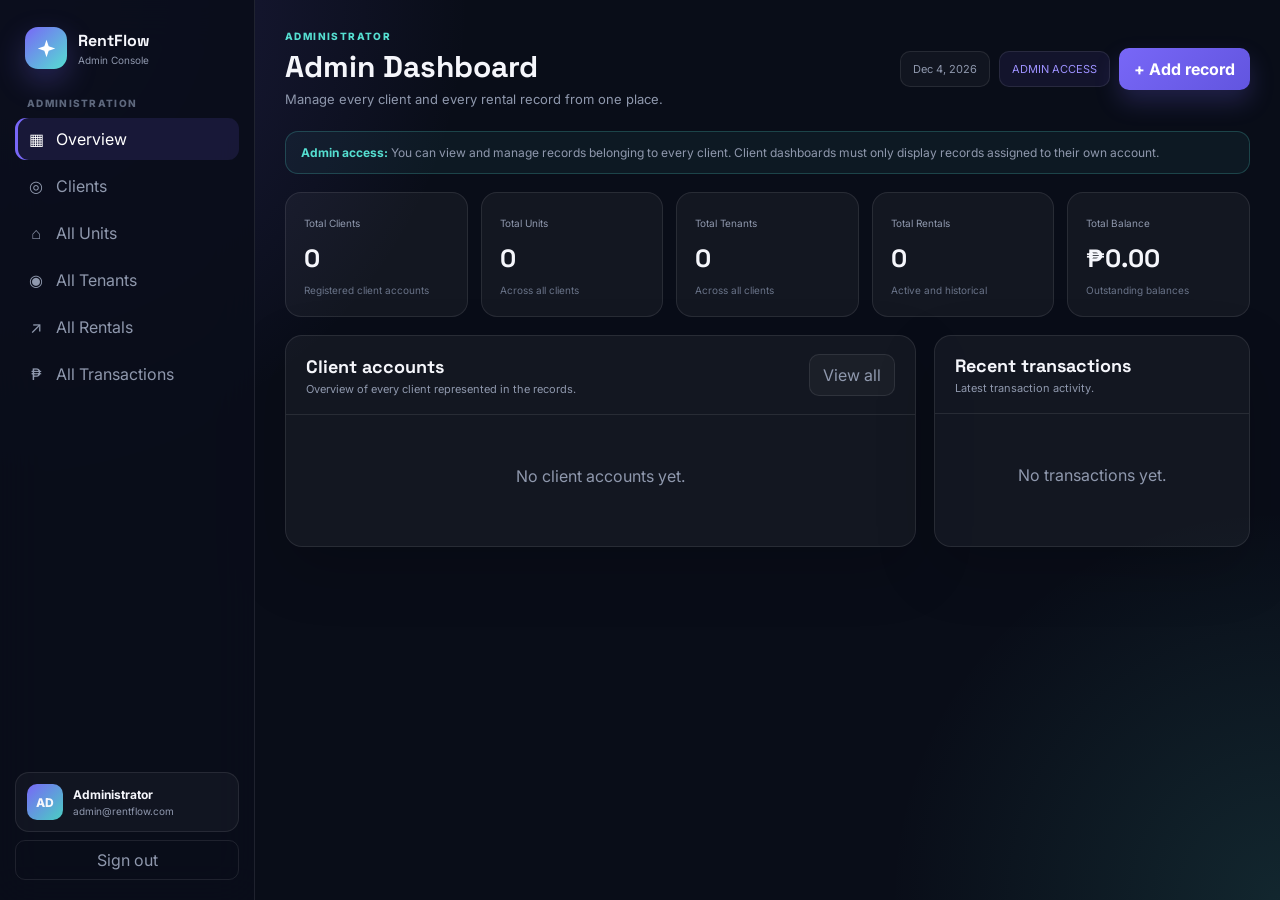
<file: admindashboard.html>
<!DOCTYPE html>
<html lang="en">

<head>
    <meta charset="UTF-8">
    <meta name="viewport" content="width=device-width, initial-scale=1.0">
    <title>RentFlow — Admin Dashboard</title>

    <style>
        @import url('https://fonts.googleapis.com/css2?family=Inter:wght@400;500;600;700;800&family=Space+Grotesk:wght@500;600;700&display=swap');

        :root {
            --bg: #090d18;
            --panel: #121829;
            --panel2: #171e31;
            --line: rgba(255, 255, 255, .09);
            --text: #f5f6fb;
            --muted: #8f98ad;
            --purple: #7867f7;
            --purple2: #9d91ff;
            --cyan: #55dfd1;
            --red: #ff6f7d;
            --yellow: #ffc96b;
            --green: #63e6a5;
            --font: 'Inter', sans-serif;
            --display: 'Space Grotesk', sans-serif;
        }

        * {
            box-sizing: border-box
        }

        body {
            margin: 0;
            min-height: 100vh;
            color: var(--text);
            font-family: var(--font);
            background:
                radial-gradient(circle at 0% 0%, rgba(120, 103, 247, .20), transparent 30%),
                radial-gradient(circle at 100% 100%, rgba(85, 223, 209, .12), transparent 25%),
                var(--bg);
        }

        button,
        input,
        select {
            font: inherit
        }

        button {
            cursor: pointer
        }

        .app {
            min-height: 100vh;
            display: flex
        }

        .sidebar {
            position: fixed;
            top: 0;
            bottom: 0;
            left: 0;
            width: 255px;
            padding: 24px 15px;
            background: rgba(10, 14, 27, .92);
            border-right: 1px solid var(--line);
            backdrop-filter: blur(20px);
            z-index: 20;
        }

        .brand {
            display: flex;
            align-items: center;
            gap: 11px;
            padding: 3px 10px 28px;
        }

        .logo {
            width: 42px;
            height: 42px;
            display: grid;
            place-items: center;
            border-radius: 13px;
            background: linear-gradient(135deg, var(--purple), var(--cyan));
            box-shadow: 0 12px 30px rgba(120, 103, 247, .28);
        }

        .logo svg {
            width: 21px
        }

        .brand-title {
            font-family: var(--display);
            font-weight: 700;
        }

        .brand-sub {
            display: block;
            color: var(--muted);
            font-size: 10px;
            margin-top: 3px;
        }

        .section-label {
            padding: 0 12px 9px;
            color: #5e687d;
            font-size: 10px;
            font-weight: 800;
            letter-spacing: .13em;
            text-transform: uppercase;
        }

        .nav {
            display: grid;
            gap: 5px;
        }

        .nav button {
            width: 100%;
            border: 0;
            background: transparent;
            color: var(--muted);
            border-radius: 11px;
            padding: 11px 12px;
            display: flex;
            align-items: center;
            gap: 11px;
            text-align: left;
            transition: .2s;
        }

        .nav button:hover,
        .nav button.active {
            color: #fff;
            background: rgba(120, 103, 247, .13);
        }

        .nav button.active {
            box-shadow: inset 3px 0 var(--purple);
        }

        .nav-icon {
            width: 18px;
            text-align: center;
        }

        .sidebar-bottom {
            position: absolute;
            left: 15px;
            right: 15px;
            bottom: 20px;
        }

        .admin-card {
            border: 1px solid var(--line);
            border-radius: 14px;
            padding: 11px;
            display: flex;
            gap: 10px;
            align-items: center;
            background: rgba(255, 255, 255, .035);
        }

        .avatar {
            width: 36px;
            height: 36px;
            display: grid;
            place-items: center;
            border-radius: 10px;
            background: linear-gradient(135deg, var(--purple), #4acfc2);
            font-weight: 800;
            font-size: 12px;
        }

        .admin-card b {
            display: block;
            font-size: 12px
        }

        .admin-card span {
            display: block;
            color: var(--muted);
            font-size: 10px;
            margin-top: 3px
        }

        .logout {
            width: 100%;
            margin-top: 8px;
            padding: 9px;
            border: 1px solid var(--line);
            border-radius: 10px;
            color: var(--muted);
            background: transparent;
        }

        .logout:hover {
            color: #fff;
            background: rgba(255, 255, 255, .06);
        }

        .main {
            width: calc(100% - 255px);
            margin-left: 255px;
            padding: 30px;
            max-width: 1650px;
        }

        .topbar {
            display: flex;
            align-items: center;
            justify-content: space-between;
            gap: 20px;
            margin-bottom: 24px;
        }

        .eyebrow {
            color: var(--cyan);
            font-size: 10px;
            font-weight: 800;
            text-transform: uppercase;
            letter-spacing: .14em;
        }

        h1 {
            font-family: var(--display);
            font-size: 30px;
            margin: 5px 0;
        }

        .subtitle {
            margin: 0;
            color: var(--muted);
            font-size: 13px;
        }

        .top-actions {
            display: flex;
            align-items: center;
            gap: 9px;
        }

        .date-chip,
        .role-chip {
            padding: 10px 12px;
            border: 1px solid var(--line);
            border-radius: 10px;
            color: var(--muted);
            background: rgba(255, 255, 255, .035);
            font-size: 11px;
        }

        .role-chip {
            color: var(--purple2);
            background: rgba(120, 103, 247, .09);
        }

        .primary {
            border: 0;
            border-radius: 10px;
            padding: 11px 15px;
            color: #fff;
            font-weight: 700;
            background: linear-gradient(135deg, var(--purple), #6255df);
            box-shadow: 0 12px 25px rgba(120, 103, 247, .22);
        }

        .primary:hover {
            filter: brightness(1.08)
        }

        .secondary {
            border: 1px solid var(--line);
            border-radius: 10px;
            padding: 10px 13px;
            color: var(--muted);
            background: rgba(255, 255, 255, .035);
        }

        .secondary:hover {
            color: #fff;
            background: rgba(255, 255, 255, .07);
        }

        .notice {
            padding: 13px 15px;
            margin-bottom: 18px;
            border-radius: 13px;
            border: 1px solid rgba(85, 223, 209, .22);
            background: rgba(85, 223, 209, .06);
            color: var(--muted);
            font-size: 12px;
        }

        .notice strong {
            color: var(--cyan)
        }

        .stats {
            display: grid;
            grid-template-columns: repeat(5, 1fr);
            gap: 13px;
            margin-bottom: 18px;
        }

        .stat {
            padding: 18px;
            border: 1px solid var(--line);
            border-radius: 16px;
            background: rgba(255, 255, 255, .045);
        }

        .stat small {
            color: var(--muted);
            font-size: 10px;
        }

        .stat strong {
            display: block;
            margin: 11px 0 4px;
            font: 700 25px var(--display);
        }

        .stat span {
            color: #697388;
            font-size: 10px;
        }

        .card {
            overflow: hidden;
            border: 1px solid var(--line);
            border-radius: 17px;
            background: rgba(255, 255, 255, .043);
            box-shadow: 0 22px 60px rgba(0, 0, 0, .18);
        }

        .card-head {
            padding: 18px 20px;
            display: flex;
            justify-content: space-between;
            align-items: center;
            gap: 15px;
            border-bottom: 1px solid var(--line);
        }

        .card-head h2 {
            margin: 0;
            font: 700 18px var(--display);
        }

        .card-head p {
            margin: 4px 0 0;
            color: var(--muted);
            font-size: 11px;
        }

        .search {
            width: 250px;
        }

        .search input {
            width: 100%;
            padding: 10px 12px;
            color: #fff;
            background: rgba(255, 255, 255, .035);
            border: 1px solid var(--line);
            border-radius: 9px;
            outline: 0;
            font-size: 11px;
        }

        .search input:focus {
            border-color: var(--purple2);
            box-shadow: 0 0 0 3px rgba(120, 103, 247, .12);
        }

        .page {
            display: none
        }

        .page.active {
            display: block
        }

        .table-wrap {
            overflow: auto
        }

        table {
            width: 100%;
            min-width: 850px;
            border-collapse: collapse;
        }

        th,
        td {
            padding: 13px 16px;
            text-align: left;
            border-bottom: 1px solid rgba(255, 255, 255, .055);
            font-size: 11px;
            white-space: nowrap;
        }

        th {
            color: #606a7e;
            font-size: 9px;
            text-transform: uppercase;
            letter-spacing: .08em;
            background: rgba(255, 255, 255, .015);
        }

        td {
            color: #d6d9e2
        }

        tr:hover td {
            background: rgba(255, 255, 255, .018)
        }

        .badge {
            display: inline-flex;
            align-items: center;
            padding: 5px 8px;
            border-radius: 999px;
            background: rgba(85, 223, 209, .09);
            color: var(--cyan);
            font-size: 9px;
            font-weight: 800;
        }

        .badge.purple {
            color: var(--purple2);
            background: rgba(120, 103, 247, .11);
        }

        .badge.yellow {
            color: var(--yellow);
            background: rgba(255, 201, 107, .10);
        }

        .badge.red {
            color: var(--red);
            background: rgba(255, 111, 125, .10);
        }

        .actions {
            display: flex;
            gap: 5px;
        }

        .icon-btn {
            width: 29px;
            height: 29px;
            border: 1px solid var(--line);
            border-radius: 8px;
            color: var(--muted);
            background: rgba(255, 255, 255, .03);
        }

        .icon-btn:hover {
            color: #fff;
            background: rgba(255, 255, 255, .08);
        }

        .icon-btn.delete:hover {
            color: var(--red)
        }

        .empty {
            text-align: center;
            padding: 45px 20px;
            color: var(--muted);
        }

        .dashboard-grid {
            display: grid;
            grid-template-columns: 1.5fr .75fr;
            gap: 18px;
        }

        .client-list {
            padding: 6px 18px 15px;
        }

        .client-row {
            display: flex;
            align-items: center;
            justify-content: space-between;
            gap: 15px;
            padding: 14px 0;
            border-bottom: 1px solid rgba(255, 255, 255, .055);
        }

        .client-row:last-child {
            border-bottom: 0
        }

        .client-info {
            display: flex;
            align-items: center;
            gap: 10px;
        }

        .client-avatar {
            width: 35px;
            height: 35px;
            display: grid;
            place-items: center;
            border-radius: 10px;
            color: var(--purple2);
            background: rgba(120, 103, 247, .11);
            font-size: 11px;
            font-weight: 800;
        }

        .client-info b {
            display: block;
            font-size: 12px
        }

        .client-info span {
            display: block;
            color: var(--muted);
            font-size: 10px;
            margin-top: 3px
        }

        .modal-overlay {
            position: fixed;
            inset: 0;
            z-index: 100;
            display: none;
            align-items: center;
            justify-content: center;
            padding: 20px;
            background: rgba(2, 4, 10, .75);
            backdrop-filter: blur(8px);
        }

        .modal-overlay.show {
            display: flex
        }

        .modal {
            width: min(700px, 100%);
            max-height: 90vh;
            overflow: auto;
            border: 1px solid var(--line);
            border-radius: 19px;
            background: #151b2d;
            box-shadow: 0 35px 100px rgba(0, 0, 0, .55);
        }

        .modal-head {
            display: flex;
            align-items: center;
            justify-content: space-between;
            padding: 19px 21px;
            border-bottom: 1px solid var(--line);
        }

        .modal-head h3 {
            margin: 0;
            font: 700 18px var(--display);
        }

        .close {
            width: 31px;
            height: 31px;
            border: 1px solid var(--line);
            border-radius: 8px;
            color: var(--muted);
            background: transparent;
            font-size: 18px;
        }

        .form {
            padding: 20px;
        }

        .form-grid {
            display: grid;
            grid-template-columns: 1fr 1fr;
            gap: 14px;
        }

        .field.full {
            grid-column: 1/-1
        }

        .field label {
            display: block;
            margin-bottom: 7px;
            color: var(--muted);
            font-size: 10px;
            font-weight: 700;
        }

        .field input,
        .field select {
            width: 100%;
            padding: 11px 12px;
            color: #fff;
            background: rgba(255, 255, 255, .045);
            border: 1px solid var(--line);
            border-radius: 9px;
            outline: 0;
            font-size: 11px;
        }

        .field select option {
            background: #151b2d
        }

        .field input:focus,
        .field select:focus {
            border-color: var(--purple2);
            box-shadow: 0 0 0 3px rgba(120, 103, 247, .12);
        }

        .form-actions {
            display: flex;
            justify-content: flex-end;
            gap: 8px;
            margin-top: 20px;
        }

        .toast {
            position: fixed;
            right: 22px;
            bottom: 22px;
            z-index: 200;
            padding: 12px 15px;
            border: 1px solid rgba(85, 223, 209, .25);
            border-radius: 11px;
            background: #182137;
            box-shadow: 0 20px 55px rgba(0, 0, 0, .35);
            opacity: 0;
            transform: translateY(12px);
            pointer-events: none;
            transition: .25s;
            font-size: 11px;
        }

        .toast.show {
            opacity: 1;
            transform: none;
        }

        .toast strong {
            color: var(--cyan)
        }

        @media(max-width:1200px) {
            .stats {
                grid-template-columns: repeat(3, 1fr)
            }

            .dashboard-grid {
                grid-template-columns: 1fr
            }
        }

        @media(max-width:800px) {
            .sidebar {
                width: 72px;
                padding: 18px 9px
            }

            .brand {
                justify-content: center;
                padding-bottom: 25px
            }

            .brand>div:last-child,
            .section-label,
            .nav button span:last-child,
            .admin-card>div:last-child,
            .logout {
                display: none
            }

            .nav button {
                justify-content: center
            }

            .admin-card {
                justify-content: center
            }

            .sidebar-bottom {
                left: 9px;
                right: 9px
            }

            .main {
                margin-left: 72px;
                width: calc(100% - 72px);
                padding: 20px
            }

            .stats {
                grid-template-columns: repeat(2, 1fr)
            }
        }

        @media(max-width:580px) {
            .main {
                padding: 14px
            }

            .topbar {
                align-items: flex-start
            }

            .date-chip {
                display: none
            }

            h1 {
                font-size: 24px
            }

            .top-actions {
                flex-wrap: wrap;
                justify-content: flex-end
            }

            .stats {
                grid-template-columns: 1fr
            }

            .card-head {
                align-items: flex-start;
                flex-direction: column
            }

            .search {
                width: 100%
            }

            .form-grid {
                grid-template-columns: 1fr
            }

            .field.full {
                grid-column: auto
            }
        }
    </style>
</head>

<body>

    <div class="app">

        <aside class="sidebar">

            <div class="brand">
                <div class="logo">
                    <svg viewBox="0 0 24 24" fill="none">
                        <path d="M12 2L14.5 9.5L22 12L14.5 14.5L12 22L9.5 14.5L2 12L9.5 9.5L12 2Z" fill="white" />
                    </svg>
                </div>
                <div>
                    <div class="brand-title">RentFlow</div>
                    <span class="brand-sub">Admin Console</span>
                </div>
            </div>

            <div class="section-label">Administration</div>

            <nav class="nav">
                <button class="active" data-page="dashboard">
                    <span class="nav-icon">▦</span><span>Overview</span>
                </button>

                <button data-page="clients">
                    <span class="nav-icon">◎</span><span>Clients</span>
                </button>

                <button data-page="units">
                    <span class="nav-icon">⌂</span><span>All Units</span>
                </button>

                <button data-page="tenants">
                    <span class="nav-icon">◉</span><span>All Tenants</span>
                </button>

                <button data-page="rentals">
                    <span class="nav-icon">↗</span><span>All Rentals</span>
                </button>

                <button data-page="transactions">
                    <span class="nav-icon">₱</span><span>All Transactions</span>
                </button>
            </nav>

            <div class="sidebar-bottom">
                <div class="admin-card">
                    <div class="avatar">AD</div>
                    <div>
                        <b>Administrator</b>
                        <span id="adminEmail">admin@rentflow.com</span>
                    </div>
                </div>

                <button class="logout" id="logoutBtn">Sign out</button>
            </div>

        </aside>


        <main class="main">

            <header class="topbar">
                <div>
                    <div class="eyebrow">Administrator</div>
                    <h1 id="pageTitle">Admin Dashboard</h1>
                    <p class="subtitle" id="pageSubtitle">
                        Manage every client and every rental record from one place.
                    </p>
                </div>

                <div class="top-actions">
                    <div class="date-chip" id="today"></div>
                    <div class="role-chip">ADMIN ACCESS</div>
                    <button class="primary" id="addButton">+ Add record</button>
                </div>
            </header>


            <div class="notice">
                <strong>Admin access:</strong>
                You can view and manage records belonging to every client.
                Client dashboards must only display records assigned to their own account.
            </div>


            <!-- DASHBOARD -->
            <section class="page active" id="page-dashboard">

                <div class="stats">

                    <div class="stat">
                        <small>Total Clients</small>
                        <strong id="totalClients">0</strong>
                        <span>Registered client accounts</span>
                    </div>

                    <div class="stat">
                        <small>Total Units</small>
                        <strong id="totalUnits">0</strong>
                        <span>Across all clients</span>
                    </div>

                    <div class="stat">
                        <small>Total Tenants</small>
                        <strong id="totalTenants">0</strong>
                        <span>Across all clients</span>
                    </div>

                    <div class="stat">
                        <small>Total Rentals</small>
                        <strong id="totalRentals">0</strong>
                        <span>Active and historical</span>
                    </div>

                    <div class="stat">
                        <small>Total Balance</small>
                        <strong id="totalBalance">₱0.00</strong>
                        <span>Outstanding balances</span>
                    </div>

                </div>


                <div class="dashboard-grid">

                    <div class="card">

                        <div class="card-head">
                            <div>
                                <h2>Client accounts</h2>
                                <p>Overview of every client represented in the records.</p>
                            </div>

                            <button class="secondary" onclick="showPage('clients')">
                                View all
                            </button>
                        </div>

                        <div class="client-list" id="clientPreview"></div>

                    </div>


                    <div class="card">

                        <div class="card-head">
                            <div>
                                <h2>Recent transactions</h2>
                                <p>Latest transaction activity.</p>
                            </div>
                        </div>

                        <div class="client-list" id="transactionPreview"></div>

                    </div>

                </div>

            </section>


            <!-- CLIENTS -->
            <section class="page" id="page-clients">

                <div class="card">

                    <div class="card-head">
                        <div>
                            <h2>Client Accounts</h2>
                            <p>Each client account is the ownership boundary for its records.</p>
                        </div>

                        <div class="top-actions">
                            <div class="search">
                                <input id="clientSearch" placeholder="Search client email...">
                            </div>

                            <button class="primary" onclick="openClientModal()">
                                + Add client
                            </button>
                        </div>
                    </div>

                    <div class="table-wrap">

                        <table>
                            <thead>
                                <tr>
                                    <th>Client ID</th>
                                    <th>Full Name</th>
                                    <th>Email</th>
                                    <th>Units</th>
                                    <th>Tenants</th>
                                    <th>Rentals</th>
                                    <th>Transactions</th>
                                    <th>Status</th>
                                    <th>Actions</th>
                                </tr>
                            </thead>

                            <tbody id="clientsTable"></tbody>
                        </table>

                    </div>

                </div>

            </section>


            <!-- UNITS -->
            <section class="page" id="page-units">

                <div class="card">

                    <div class="card-head">

                        <div>
                            <h2>All Units</h2>
                            <p>All units belonging to every client account.</p>
                        </div>

                        <div class="top-actions">
                            <div class="search">
                                <input id="unitSearch" placeholder="Search units...">
                            </div>

                            <button class="primary" onclick="openRecordModal('units')">
                                + Add unit
                            </button>
                        </div>

                    </div>

                    <div class="table-wrap">

                        <table>
                            <thead>
                                <tr>
                                    <th>Unit ID</th>
                                    <th>Room Number</th>
                                    <th>Type</th>
                                    <th>Unit Price</th>
                                    <th>Client Account</th>
                                    <th>Actions</th>
                                </tr>
                            </thead>

                            <tbody id="unitsTable"></tbody>
                        </table>

                    </div>

                </div>

            </section>


            <!-- TENANTS -->
            <section class="page" id="page-tenants">

                <div class="card">

                    <div class="card-head">

                        <div>
                            <h2>All Tenants</h2>
                            <p>All tenants associated with client accounts.</p>
                        </div>

                        <div class="top-actions">
                            <div class="search">
                                <input id="tenantSearch" placeholder="Search tenants...">
                            </div>

                            <button class="primary" onclick="openRecordModal('tenants')">
                                + Add tenant
                            </button>
                        </div>

                    </div>

                    <div class="table-wrap">

                        <table>
                            <thead>
                                <tr>
                                    <th>Tenant ID</th>
                                    <th>Full Name</th>
                                    <th>Contact</th>
                                    <th>Works</th>
                                    <th>Pets</th>
                                    <th>Client Account</th>
                                    <th>Actions</th>
                                </tr>
                            </thead>

                            <tbody id="tenantsTable"></tbody>
                        </table>

                    </div>

                </div>

            </section>


            <!-- RENTALS -->
            <section class="page" id="page-rentals">

                <div class="card">

                    <div class="card-head">

                        <div>
                            <h2>All Rentals</h2>
                            <p>All rental contracts across every client.</p>
                        </div>

                        <div class="top-actions">
                            <div class="search">
                                <input id="rentalSearch" placeholder="Search rentals...">
                            </div>

                            <button class="primary" onclick="openRecordModal('rentals')">
                                + Add rental
                            </button>
                        </div>

                    </div>

                    <div class="table-wrap">

                        <table>
                            <thead>
                                <tr>
                                    <th>Rental ID</th>
                                    <th>Unit ID</th>
                                    <th>Tenant ID</th>
                                    <th>Start Date</th>
                                    <th>End Date</th>
                                    <th>Unit Price</th>
                                    <th>Client Account</th>
                                    <th>Actions</th>
                                </tr>
                            </thead>

                            <tbody id="rentalsTable"></tbody>
                        </table>

                    </div>

                </div>

            </section>


            <!-- TRANSACTIONS -->
            <section class="page" id="page-transactions">

                <div class="card">

                    <div class="card-head">

                        <div>
                            <h2>All Transactions</h2>
                            <p>All payments and outstanding balances.</p>
                        </div>

                        <div class="top-actions">
                            <div class="search">
                                <input id="transactionSearch" placeholder="Search transactions...">
                            </div>

                            <button class="primary" onclick="openRecordModal('transactions')">
                                + Add transaction
                            </button>
                        </div>

                    </div>

                    <div class="table-wrap">

                        <table>
                            <thead>
                                <tr>
                                    <th>Transaction ID</th>
                                    <th>Rental ID</th>
                                    <th>Price</th>
                                    <th>Current Balance</th>
                                    <th>Client Account</th>
                                    <th>Status</th>
                                    <th>Actions</th>
                                </tr>
                            </thead>

                            <tbody id="transactionsTable"></tbody>
                        </table>

                    </div>

                </div>

            </section>

        </main>
    </div>


    <!-- RECORD MODAL -->
    <div class="modal-overlay" id="recordModal">

        <div class="modal">

            <div class="modal-head">
                <h3 id="recordModalTitle">Add record</h3>
                <button class="close" onclick="closeModal('recordModal')">×</button>
            </div>

            <form class="form" id="recordForm">

                <div class="form-grid" id="recordFields"></div>

                <div class="form-actions">
                    <button type="button" class="secondary" onclick="closeModal('recordModal')">
                        Cancel
                    </button>

                    <button class="primary">
                        Save record
                    </button>
                </div>

            </form>

        </div>

    </div>


    <!-- CLIENT MODAL -->
    <div class="modal-overlay" id="clientModal">

        <div class="modal">

            <div class="modal-head">
                <h3>Add Client Account</h3>
                <button class="close" onclick="closeModal('clientModal')">×</button>
            </div>

            <form class="form" id="clientForm">

                <div class="form-grid">

                    <div class="field">
                        <label>Client ID</label>
                        <input name="clientId" required placeholder="CLIENT-001">
                    </div>

                    <div class="field">
                        <label>Full Name</label>
                        <input name="fullName" required placeholder="Janeer Castillo">
                    </div>

                    <div class="field full">
                        <label>Email / Login Account</label>
                        <input name="email" type="email" required placeholder="janeer@example.com">
                    </div>

                </div>

                <div class="form-actions">
                    <button type="button" class="secondary" onclick="closeModal('clientModal')">
                        Cancel
                    </button>

                    <button class="primary">
                        Create client
                    </button>
                </div>

            </form>

        </div>

    </div>


    <div class="toast" id="toast">
        ✓ <strong id="toastMessage">Saved</strong>
    </div>


    <script>
        /*
          ==========================================================
          RENTFLOW ADMIN DASHBOARD
          ==========================================================
        
          This dashboard uses the same localStorage database key
          as the client dashboard:
        
              rentflow_secure_records_v2
        
          Ownership is determined by:
        
              record.ownerEmail
        
          Example:
        
              Janeer:
              ownerEmail = "janeer@example.com"
        
          Therefore the client dashboard should filter records by
          the logged-in email, while this admin dashboard shows all.
        */


        const DB_KEY = "rentflow_secure_records_v2";

        const ADMIN_EMAIL = "admin@rentflow.com";

        const EMPTY_DB = {
            clients: [],
            units: [],
            tenants: [],
            rentals: [],
            transactions: []
        };

        let db = loadDatabase();

        let currentRecordType = "";
        let currentEditIndex = -1;


        // ----------------------------------------------------------
        // DATABASE
        // ----------------------------------------------------------

        function loadDatabase() {

            try {

                const saved = JSON.parse(
                    localStorage.getItem(DB_KEY) || "{}"
                );

                return {
                    ...EMPTY_DB,
                    ...saved,
                    clients: saved.clients || [],
                    units: saved.units || [],
                    tenants: saved.tenants || [],
                    rentals: saved.rentals || [],
                    transactions: saved.transactions || []
                };

            } catch (error) {

                return structuredClone(EMPTY_DB);

            }

        }


        function saveDatabase() {

            localStorage.setItem(
                DB_KEY,
                JSON.stringify(db)
            );

        }


        // ----------------------------------------------------------
        // HELPERS
        // ----------------------------------------------------------

        function escapeHTML(value) {

            return String(value ?? "")
                .replace(/&/g, "&amp;")
                .replace(/</g, "&lt;")
                .replace(/>/g, "&gt;")
                .replace(/"/g, "&quot;")
                .replace(/'/g, "&#039;");

        }


        function money(value) {

            return "₱" +
                Number(value || 0).toLocaleString(
                    "en-PH",
                    {
                        minimumFractionDigits: 2,
                        maximumFractionDigits: 2
                    }
                );

        }


        function showToast(message) {

            const toast = document.getElementById("toast");

            document.getElementById("toastMessage")
                .textContent = message;

            toast.classList.add("show");

            setTimeout(() => {
                toast.classList.remove("show");
            }, 2200);

        }


        function closeModal(id) {

            document.getElementById(id)
                .classList.remove("show");

        }


        // ----------------------------------------------------------
        // ADMIN ACCESS CHECK
        // ----------------------------------------------------------

        const loggedEmail =
            (
                localStorage.getItem("rentflow_user_email") || ""
            ).trim().toLowerCase();


        document.getElementById("adminEmail").textContent =
            loggedEmail || ADMIN_EMAIL;


        /*
          For this local prototype, only the configured admin email
          can use this page.
        
          Change ADMIN_EMAIL if your admin account uses another email.
        */

        if (
            loggedEmail &&
            loggedEmail !== ADMIN_EMAIL
        ) {

            alert(
                "Administrator access required. " +
                "This account is not an admin account."
            );

            window.location.href = "dashboard.html";

        }


        // ----------------------------------------------------------
        // CLIENT HELPERS
        // ----------------------------------------------------------

        function getClientEmails() {

            const emails = new Set();

            db.clients.forEach(client => {

                if (client.email) {
                    emails.add(
                        client.email.toLowerCase()
                    );
                }

            });

            [
                "units",
                "tenants",
                "rentals",
                "transactions"
            ].forEach(type => {

                db[type].forEach(record => {

                    if (record.ownerEmail) {

                        emails.add(
                            record.ownerEmail.toLowerCase()
                        );

                    }

                });

            });

            return [...emails];

        }


        function getClient(email) {

            return db.clients.find(
                client =>
                    client.email.toLowerCase() ===
                    email.toLowerCase()
            );

        }


        function clientStats(email) {

            const e = email.toLowerCase();

            return {

                units:
                    db.units.filter(
                        x => String(x.ownerEmail).toLowerCase() === e
                    ).length,

                tenants:
                    db.tenants.filter(
                        x => String(x.ownerEmail).toLowerCase() === e
                    ).length,

                rentals:
                    db.rentals.filter(
                        x => String(x.ownerEmail).toLowerCase() === e
                    ).length,

                transactions:
                    db.transactions.filter(
                        x => String(x.ownerEmail).toLowerCase() === e
                    ).length

            };

        }


        // ----------------------------------------------------------
        // NAVIGATION
        // ----------------------------------------------------------

        function showPage(page) {

            document.querySelectorAll(".page")
                .forEach(section =>
                    section.classList.remove("active")
                );

            document.getElementById(
                "page-" + page
            ).classList.add("active");


            document.querySelectorAll(".nav button")
                .forEach(button =>
                    button.classList.toggle(
                        "active",
                        button.dataset.page === page
                    )
                );


            const titles = {

                dashboard: [
                    "Admin Dashboard",
                    "Manage every client and every rental record."
                ],

                clients: [
                    "Client Accounts",
                    "Create and manage client ownership boundaries."
                ],

                units: [
                    "All Units",
                    "View every unit belonging to every client."
                ],

                tenants: [
                    "All Tenants",
                    "View every tenant across all accounts."
                ],

                rentals: [
                    "All Rentals",
                    "View every rental contract."
                ],

                transactions: [
                    "All Transactions",
                    "View payments and outstanding balances."
                ]

            };


            document.getElementById("pageTitle")
                .textContent = titles[page][0];

            document.getElementById("pageSubtitle")
                .textContent = titles[page][1];

        }


        document.querySelectorAll(".nav button")
            .forEach(button => {

                button.addEventListener(
                    "click",
                    () => showPage(button.dataset.page)
                );

            });


        // ----------------------------------------------------------
        // DASHBOARD
        // ----------------------------------------------------------

        function renderDashboard() {

            const clients = getClientEmails();

            document.getElementById("totalClients")
                .textContent = clients.length;

            document.getElementById("totalUnits")
                .textContent = db.units.length;

            document.getElementById("totalTenants")
                .textContent = db.tenants.length;

            document.getElementById("totalRentals")
                .textContent = db.rentals.length;


            const balance = db.transactions.reduce(
                (total, transaction) =>
                    total + Number(transaction.balance || 0),
                0
            );

            document.getElementById("totalBalance")
                .textContent = money(balance);


            renderClientPreview();
            renderTransactionPreview();

        }


        function renderClientPreview() {

            const container =
                document.getElementById("clientPreview");

            const emails = getClientEmails();

            if (!emails.length) {

                container.innerHTML =
                    `<div class="empty">
        No client accounts yet.
      </div>`;

                return;
            }


            container.innerHTML =
                emails.slice(0, 8).map(email => {

                    const client = getClient(email);
                    const stats = clientStats(email);

                    const name =
                        client?.fullName ||
                        email.split("@")[0];

                    const initials =
                        name
                            .split(" ")
                            .map(x => x[0])
                            .join("")
                            .slice(0, 2)
                            .toUpperCase();


                    return `
        <div class="client-row">

          <div class="client-info">

            <div class="client-avatar">
              ${escapeHTML(initials)}
            </div>

            <div>
              <b>${escapeHTML(name)}</b>
              <span>${escapeHTML(email)}</span>
            </div>

          </div>

          <div>
            <span class="badge purple">
              ${stats.units} unit${stats.units === 1 ? "" : "s"}
            </span>
          </div>

        </div>
      `;

                }).join("");

        }


        function renderTransactionPreview() {

            const container =
                document.getElementById(
                    "transactionPreview"
                );

            const list =
                [...db.transactions]
                    .reverse()
                    .slice(0, 6);


            if (!list.length) {

                container.innerHTML =
                    `<div class="empty">
        No transactions yet.
      </div>`;

                return;

            }


            container.innerHTML =
                list.map(transaction => {

                    const client =
                        getClient(
                            transaction.ownerEmail || ""
                        );

                    const name =
                        client?.fullName ||
                        transaction.ownerEmail ||
                        "Unknown";


                    return `
        <div class="client-row">

          <div class="client-info">

            <div class="client-avatar">
              ₱
            </div>

            <div>
              <b>${escapeHTML(transaction.transactionId || "Transaction")}</b>
              <span>${escapeHTML(name)}</span>
            </div>

          </div>

          <span class="badge ${Number(transaction.balance || 0) > 0
                            ? "yellow"
                            : ""
                        }">
            ${money(transaction.balance || 0)}
          </span>

        </div>
      `;

                }).join("");

        }


        // ----------------------------------------------------------
        // CLIENT TABLE
        // ----------------------------------------------------------

        function renderClients(search = "") {

            const query = search.toLowerCase();

            const emails = getClientEmails()
                .filter(email =>
                    email.includes(query)
                );


            const table =
                document.getElementById("clientsTable");


            if (!emails.length) {

                table.innerHTML =
                    `<tr>
        <td colspan="9" class="empty">
          No clients found.
        </td>
      </tr>`;

                return;

            }


            table.innerHTML =
                emails.map((email, index) => {

                    const client = getClient(email);
                    const stats = clientStats(email);

                    const name =
                        client?.fullName ||
                        email.split("@")[0];


                    return `
        <tr>

          <td>
            <b>${escapeHTML(
                        client?.clientId ||
                        "CLIENT-" + String(index + 1).padStart(3, "0")
                    )}</b>
          </td>

          <td>${escapeHTML(name)}</td>

          <td>${escapeHTML(email)}</td>

          <td>${stats.units}</td>
          <td>${stats.tenants}</td>
          <td>${stats.rentals}</td>
          <td>${stats.transactions}</td>

          <td>
            <span class="badge">
              Active
            </span>
          </td>

          <td>
            <div class="actions">
              <button
                class="icon-btn delete"
                onclick="deleteClient('${escapeHTML(email)}')"
                title="Delete client">
                ×
              </button>
            </div>
          </td>

        </tr>
      `;

                }).join("");

        }


        // ----------------------------------------------------------
        // RECORD TABLES
        // ----------------------------------------------------------

        function renderUnits(search = "") {

            const query = search.toLowerCase();

            const rows =
                db.units
                    .map((record, index) => ({ record, index }))
                    .filter(x =>
                        JSON.stringify(x.record)
                            .toLowerCase()
                            .includes(query)
                    );


            const table =
                document.getElementById("unitsTable");


            if (!rows.length) {

                table.innerHTML =
                    `<tr>
        <td colspan="6" class="empty">
          No unit records found.
        </td>
      </tr>`;

                return;

            }


            table.innerHTML =
                rows.map(({ record, index }) => `

      <tr>

        <td><b>${escapeHTML(record.unitId)}</b></td>

        <td>${escapeHTML(record.roomNumber)}</td>

        <td>
          <span class="badge purple">
            ${escapeHTML(record.roomType)}
          </span>
        </td>

        <td>${money(record.unitPrice)}</td>

        <td>
          ${escapeHTML(record.ownerEmail || "Unassigned")}
        </td>

        <td>
          ${recordActions("units", index)}
        </td>

      </tr>

    `).join("");

        }


        function renderTenants(search = "") {

            const query = search.toLowerCase();

            const rows =
                db.tenants
                    .map((record, index) => ({ record, index }))
                    .filter(x =>
                        JSON.stringify(x.record)
                            .toLowerCase()
                            .includes(query)
                    );


            const table =
                document.getElementById("tenantsTable");


            if (!rows.length) {

                table.innerHTML =
                    `<tr>
        <td colspan="7" class="empty">
          No tenant records found.
        </td>
      </tr>`;

                return;

            }


            table.innerHTML =
                rows.map(({ record, index }) => `

      <tr>

        <td><b>${escapeHTML(record.tenantId)}</b></td>

        <td>${escapeHTML(record.fullName)}</td>

        <td>${escapeHTML(record.contact)}</td>

        <td>${escapeHTML(record.works)}</td>

        <td>${escapeHTML(record.pets)}</td>

        <td>${escapeHTML(record.ownerEmail || "Unassigned")}</td>

        <td>${recordActions("tenants", index)}</td>

      </tr>

    `).join("");

        }


        function renderRentals(search = "") {

            const query = search.toLowerCase();

            const rows =
                db.rentals
                    .map((record, index) => ({ record, index }))
                    .filter(x =>
                        JSON.stringify(x.record)
                            .toLowerCase()
                            .includes(query)
                    );


            const table =
                document.getElementById("rentalsTable");


            if (!rows.length) {

                table.innerHTML =
                    `<tr>
        <td colspan="8" class="empty">
          No rental records found.
        </td>
      </tr>`;

                return;

            }


            table.innerHTML =
                rows.map(({ record, index }) => `

      <tr>

        <td><b>${escapeHTML(record.rentalId)}</b></td>

        <td>${escapeHTML(record.unitId)}</td>

        <td>${escapeHTML(record.tenantId)}</td>

        <td>${escapeHTML(record.startDate)}</td>

        <td>${escapeHTML(record.endDate)}</td>

        <td>${money(record.unitPrice)}</td>

        <td>${escapeHTML(record.ownerEmail || "Unassigned")}</td>

        <td>${recordActions("rentals", index)}</td>

      </tr>

    `).join("");

        }


        function renderTransactions(search = "") {

            const query = search.toLowerCase();

            const rows =
                db.transactions
                    .map((record, index) => ({ record, index }))
                    .filter(x =>
                        JSON.stringify(x.record)
                            .toLowerCase()
                            .includes(query)
                    );


            const table =
                document.getElementById("transactionsTable");


            if (!rows.length) {

                table.innerHTML =
                    `<tr>
        <td colspan="7" class="empty">
          No transaction records found.
        </td>
      </tr>`;

                return;

            }


            table.innerHTML =
                rows.map(({ record, index }) => {

                    const balance =
                        Number(record.balance || 0);

                    return `

        <tr>

          <td>
            <b>${escapeHTML(record.transactionId)}</b>
          </td>

          <td>${escapeHTML(record.rentalId)}</td>

          <td>${money(record.price)}</td>

          <td>${money(balance)}</td>

          <td>${escapeHTML(record.ownerEmail || "Unassigned")}</td>

          <td>
            <span class="badge ${balance > 0
                            ? "yellow"
                            : ""
                        }">
              ${balance > 0 ? "Balance due" : "Paid"}
            </span>
          </td>

          <td>${recordActions("transactions", index)}</td>

        </tr>

      `;

                }).join("");

        }


        function recordActions(type, index) {

            return `
    <div class="actions">

      <button
        class="icon-btn"
        onclick="openRecordModal('${type}',${index})"
        title="Edit">
        ✎
      </button>

      <button
        class="icon-btn delete"
        onclick="deleteRecord('${type}',${index})"
        title="Delete">
        ×
      </button>

    </div>
  `;

        }


        // ----------------------------------------------------------
        // CLIENT MODAL
        // ----------------------------------------------------------

        function openClientModal() {

            document
                .getElementById("clientModal")
                .classList.add("show");

        }


        document
            .getElementById("clientForm")
            .addEventListener("submit", function (event) {

                event.preventDefault();

                const data =
                    new FormData(event.target);

                const client = {

                    clientId:
                        data.get("clientId").trim(),

                    fullName:
                        data.get("fullName").trim(),

                    email:
                        data.get("email").trim().toLowerCase()

                };


                if (
                    db.clients.some(
                        x =>
                            x.email.toLowerCase() ===
                            client.email
                    )
                ) {

                    alert("That client email already exists.");

                    return;

                }


                db.clients.push(client);

                saveDatabase();

                closeModal("clientModal");

                event.target.reset();

                renderAll();

                showToast("Client account created");

            });


        // ----------------------------------------------------------
        // RECORD MODAL
        // ----------------------------------------------------------

        const recordFields = {

            units: [
                ["unitId", "Unit ID", "text"],
                ["roomNumber", "Room Number", "text"],
                ["roomType", "Type of Room", "text"],
                ["unitPrice", "Unit Price", "number"],
                ["ownerEmail", "Client Account", "client"]
            ],

            tenants: [
                ["tenantId", "Tenant ID", "text"],
                ["fullName", "Full Name", "text"],
                ["contact", "Contact Number", "tel"],
                ["works", "Works", "text"],
                ["pets", "Pets", "text"],
                ["ownerEmail", "Client Account", "client"]
            ],

            rentals: [
                ["rentalId", "Rental ID", "text"],
                ["unitId", "Unit ID", "unit"],
                ["tenantId", "Tenant ID", "tenant"],
                ["startDate", "Start Date", "date"],
                ["endDate", "End Date", "date"],
                ["unitPrice", "Unit Price", "number"],
                ["ownerEmail", "Client Account", "client"]
            ],

            transactions: [
                ["transactionId", "Transaction ID", "text"],
                ["rentalId", "Rental ID", "rental"],
                ["price", "Price", "number"],
                ["balance", "Current Balance", "number"],
                ["ownerEmail", "Client Account", "client"]
            ]

        };


        function clientOptions() {

            return getClientEmails()
                .map(email => {

                    const client =
                        getClient(email);

                    const label =
                        client?.fullName
                            ? `${client.fullName} — ${email}`
                            : email;

                    return `
        <option value="${escapeHTML(email)}">
          ${escapeHTML(label)}
        </option>
      `;

                })
                .join("");

        }


        function unitOptions() {

            return db.units
                .map(unit => `
      <option value="${escapeHTML(unit.unitId)}">
        ${escapeHTML(unit.unitId)}
        — Room ${escapeHTML(unit.roomNumber)}
      </option>
    `)
                .join("");

        }


        function tenantOptions() {

            return db.tenants
                .map(tenant => `
      <option value="${escapeHTML(tenant.tenantId)}">
        ${escapeHTML(tenant.tenantId)}
        — ${escapeHTML(tenant.fullName)}
      </option>
    `)
                .join("");

        }


        function rentalOptions() {

            return db.rentals
                .map(rental => `
      <option value="${escapeHTML(rental.rentalId)}">
        ${escapeHTML(rental.rentalId)}
      </option>
    `)
                .join("");

        }


        function openRecordModal(type, index = -1) {

            currentRecordType = type;
            currentEditIndex = index;

            document.getElementById(
                "recordModalTitle"
            ).textContent =
                `${index === -1 ? "Add" : "Edit"} ${type.slice(0, -1)}`;


            let html = "";

            recordFields[type]
                .forEach(([key, label, inputType]) => {

                    if (inputType === "client") {

                        html += `
          <div class="field full">

            <label>${label}</label>

            <select name="${key}" required>
              <option value="">
                Select client account
              </option>

              ${clientOptions()}
            </select>

          </div>
        `;

                        return;

                    }


                    if (inputType === "unit") {

                        html += `
          <div class="field">

            <label>${label}</label>

            <select name="${key}" required>

              <option value="">
                Select unit
              </option>

              ${unitOptions()}

            </select>

          </div>
        `;

                        return;

                    }


                    if (inputType === "tenant") {

                        html += `
          <div class="field">

            <label>${label}</label>

            <select name="${key}" required>

              <option value="">
                Select tenant
              </option>

              ${tenantOptions()}

            </select>

          </div>
        `;

                        return;

                    }


                    if (inputType === "rental") {

                        html += `
          <div class="field">

            <label>${label}</label>

            <select name="${key}" required>

              <option value="">
                Select rental
              </option>

              ${rentalOptions()}

            </select>

          </div>
        `;

                        return;

                    }


                    html += `
        <div class="field">

          <label>${label}</label>

          <input
            name="${key}"
            type="${inputType}"
            ${inputType === "number" ? 'step="0.01"' : ""}
            required
          >

        </div>
      `;

                });


            document.getElementById(
                "recordFields"
            ).innerHTML = html;


            if (index !== -1) {

                const record =
                    db[type][index];

                Object.entries(record)
                    .forEach(([key, value]) => {

                        const field =
                            document.querySelector(
                                `#recordFields [name="${key}"]`
                            );

                        if (field) {
                            field.value = value;
                        }

                    });

            }


            document
                .getElementById("recordModal")
                .classList.add("show");

        }


        document
            .getElementById("recordForm")
            .addEventListener("submit", function (event) {

                event.preventDefault();

                const data =
                    new FormData(event.target);

                const record = {};


                recordFields[currentRecordType]
                    .forEach(([key]) => {

                        record[key] =
                            String(
                                data.get(key) || ""
                            ).trim();

                    });


                if (
                    currentRecordType === "units" ||
                    currentRecordType === "rentals"
                ) {

                    record.unitPrice =
                        Number(record.unitPrice || 0);

                }


                if (
                    currentRecordType === "transactions"
                ) {

                    record.price =
                        Number(record.price || 0);

                    record.balance =
                        Number(record.balance || 0);

                }


                if (currentEditIndex === -1) {

                    db[currentRecordType]
                        .push(record);

                } else {

                    db[currentRecordType]
                    [currentEditIndex] = record;

                }


                saveDatabase();

                closeModal("recordModal");

                renderAll();

                showToast(
                    currentEditIndex === -1
                        ? "Record added"
                        : "Record updated"
                );

            });


        // ----------------------------------------------------------
        // DELETE
        // ----------------------------------------------------------

        function deleteRecord(type, index) {

            if (
                !confirm(
                    "Delete this record permanently?"
                )
            ) {
                return;
            }


            db[type].splice(index, 1);

            saveDatabase();

            renderAll();

            showToast("Record deleted");

        }


        function deleteClient(email) {

            const stats =
                clientStats(email);


            const total =
                stats.units +
                stats.tenants +
                stats.rentals +
                stats.transactions;


            let message =
                `Delete client ${email}?`;


            if (total > 0) {

                message +=
                    `\n\nThis client currently has ` +
                    `${total} associated record(s). ` +
                    `Deleting the client account will NOT ` +
                    `automatically delete those records.`;

            }


            if (!confirm(message)) {
                return;
            }


            db.clients =
                db.clients.filter(
                    client =>
                        client.email.toLowerCase() !==
                        email.toLowerCase()
                );


            saveDatabase();

            renderAll();

            showToast("Client account removed");

        }


        // ----------------------------------------------------------
        // SEARCH
        // ----------------------------------------------------------

        document
            .getElementById("clientSearch")
            .addEventListener(
                "input",
                event =>
                    renderClients(event.target.value)
            );


        document
            .getElementById("unitSearch")
            .addEventListener(
                "input",
                event =>
                    renderUnits(event.target.value)
            );


        document
            .getElementById("tenantSearch")
            .addEventListener(
                "input",
                event =>
                    renderTenants(event.target.value)
            );


        document
            .getElementById("rentalSearch")
            .addEventListener(
                "input",
                event =>
                    renderRentals(event.target.value)
            );


        document
            .getElementById("transactionSearch")
            .addEventListener(
                "input",
                event =>
                    renderTransactions(event.target.value)
            );


        // ----------------------------------------------------------
        // ADD BUTTON
        // ----------------------------------------------------------

        document
            .getElementById("addButton")
            .addEventListener("click", () => {

                const active =
                    document.querySelector(
                        ".page.active"
                    ).id.replace("page-", "");


                if (active === "dashboard") {
                    openClientModal();
                    return;
                }


                if (active === "clients") {
                    openClientModal();
                    return;
                }


                openRecordModal(active);

            });


        // ----------------------------------------------------------
        // SIGN OUT
        // ----------------------------------------------------------

        document
            .getElementById("logoutBtn")
            .addEventListener("click", () => {

                localStorage.removeItem(
                    "rentflow_logged_in"
                );

                localStorage.removeItem(
                    "rentflow_user_email"
                );

                window.location.href =
                    "Login.html";

            });


        // ----------------------------------------------------------
        // CLOSE MODALS BY BACKGROUND / ESC
        // ----------------------------------------------------------

        document
            .querySelectorAll(".modal-overlay")
            .forEach(overlay => {

                overlay.addEventListener(
                    "click",
                    event => {

                        if (event.target === overlay) {
                            overlay.classList.remove("show");
                        }

                    }
                );

            });


        document.addEventListener(
            "keydown",
            event => {

                if (event.key === "Escape") {

                    document
                        .querySelectorAll(".modal-overlay")
                        .forEach(modal =>
                            modal.classList.remove("show")
                        );

                }

            }
        );


        // ----------------------------------------------------------
        // RENDER EVERYTHING
        // ----------------------------------------------------------

        function renderAll() {

            db = loadDatabase();

            renderDashboard();

            renderClients(
                document.getElementById("clientSearch").value
            );

            renderUnits(
                document.getElementById("unitSearch").value
            );

            renderTenants(
                document.getElementById("tenantSearch").value
            );

            renderRentals(
                document.getElementById("rentalSearch").value
            );

            renderTransactions(
                document.getElementById("transactionSearch").value
            );

        }


        // ----------------------------------------------------------
        // DATE
        // ----------------------------------------------------------

        document.getElementById("today")
            .textContent =
            new Intl.DateTimeFormat(
                "en-PH",
                { dateStyle: "medium" }
            ).format(new Date());


        // INITIALIZE
        renderAll();

    </script>

</body>

</html>
</file>
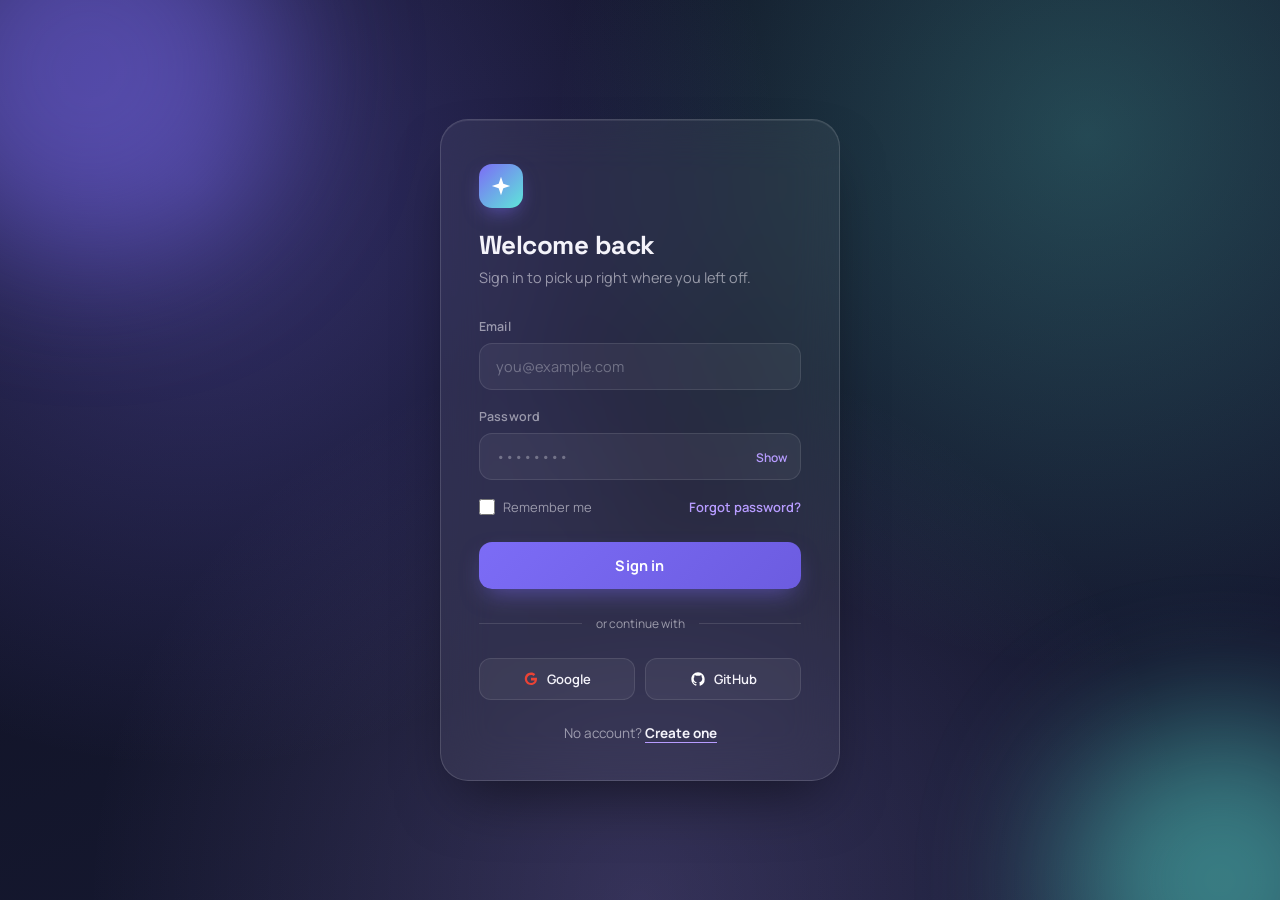
<file: dashboard.html>
<!DOCTYPE html>
<html lang="en">

<head>
    <meta charset="UTF-8">
    <meta name="viewport" content="width=device-width, initial-scale=1.0">
    <title>RentFlow Dashboard</title>
    <style>
        @import url('https://fonts.googleapis.com/css2?family=Manrope:wght@400;500;600;700;800&family=Space+Grotesk:wght@500;600;700&display=swap');

        :root {
            --bg: #0b0e1b;
            --panel: #15192b;
            --line: rgba(255, 255, 255, .1);
            --text: #f4f3fa;
            --muted: rgba(244, 243, 250, .58);
            --v: #7c6cf6;
            --v2: #ad9dff;
            --c: #5ee7d9;
            --danger: #ff707d;
            --warn: #ffc76b;
            --body: 'Manrope', sans-serif;
            --display: 'Space Grotesk', sans-serif
        }

        * {
            box-sizing: border-box
        }

        html,
        body {
            margin: 0;
            min-height: 100%;
            font-family: var(--body);
            color: var(--text);
            background: radial-gradient(circle at 5% 0%, rgba(124, 108, 246, .22), transparent 28%), radial-gradient(circle at 95% 90%, rgba(94, 231, 217, .12), transparent 25%), var(--bg)
        }

        button,
        input,
        select {
            font: inherit
        }

        button {
            cursor: pointer
        }

        .app {
            min-height: 100vh;
            display: flex
        }

        .side {
            position: fixed;
            inset: 0 auto 0 0;
            width: 255px;
            padding: 24px 16px;
            background: rgba(14, 17, 32, .9);
            border-right: 1px solid var(--line);
            backdrop-filter: blur(20px);
            z-index: 10
        }

        .brand {
            display: flex;
            gap: 11px;
            align-items: center;
            padding: 4px 10px 28px
        }

        .logo {
            width: 42px;
            height: 42px;
            border-radius: 13px;
            display: grid;
            place-items: center;
            background: linear-gradient(135deg, var(--v), var(--c));
            box-shadow: 0 12px 30px rgba(124, 108, 246, .3)
        }

        .logo svg {
            width: 21px
        }

        .brand b {
            font: 700 17px var(--display)
        }

        .brand small {
            display: block;
            color: var(--muted);
            font-size: 10px;
            margin-top: 2px
        }

        .label {
            padding: 0 12px 9px;
            color: rgba(244, 243, 250, .35);
            font-size: 10px;
            font-weight: 800;
            letter-spacing: .12em;
            text-transform: uppercase
        }

        .nav {
            display: grid;
            gap: 6px
        }

        .nav button {
            border: 0;
            background: transparent;
            color: var(--muted);
            width: 100%;
            padding: 11px 12px;
            border-radius: 12px;
            text-align: left;
            display: flex;
            align-items: center;
            gap: 11px
        }

        .nav button:hover,
        .nav button.active {
            background: rgba(124, 108, 246, .13);
            color: var(--text)
        }

        .nav button.active {
            box-shadow: inset 3px 0 var(--v)
        }

        .nav svg {
            width: 18px;
            height: 18px
        }

        .bottom {
            position: absolute;
            left: 16px;
            right: 16px;
            bottom: 22px
        }

        .user {
            border: 1px solid var(--line);
            background: rgba(255, 255, 255, .035);
            border-radius: 14px;
            padding: 12px;
            display: flex;
            gap: 10px;
            align-items: center
        }

        .avatar {
            width: 34px;
            height: 34px;
            border-radius: 10px;
            display: grid;
            place-items: center;
            background: linear-gradient(135deg, #6556e8, #45cfc3);
            font-size: 12px;
            font-weight: 800
        }

        .user b {
            display: block;
            font-size: 12px
        }

        .user span {
            font-size: 10px;
            color: var(--muted);
            word-break: break-all
        }

        .logout {
            width: 100%;
            margin-top: 8px;
            padding: 9px;
            border: 1px solid var(--line);
            border-radius: 10px;
            background: transparent;
            color: var(--muted)
        }

        .logout:hover {
            color: #fff;
            background: rgba(255, 255, 255, .05)
        }

        .main {
            margin-left: 255px;
            width: calc(100% - 255px);
            padding: 30px;
            max-width: 1600px
        }

        .top {
            display: flex;
            justify-content: space-between;
            align-items: center;
            gap: 20px;
            margin-bottom: 28px
        }

        .eyebrow {
            font-size: 11px;
            color: var(--c);
            font-weight: 800;
            text-transform: uppercase;
            letter-spacing: .12em
        }

        .top h1 {
            font: 700 30px var(--display);
            margin: 5px 0;
            letter-spacing: -.03em
        }

        .top p {
            margin: 0;
            color: var(--muted);
            font-size: 13px
        }

        .top-actions {
            display: flex;
            gap: 10px;
            align-items: center
        }

        .chip {
            border: 1px solid var(--line);
            background: rgba(255, 255, 255, .035);
            border-radius: 11px;
            padding: 10px 12px;
            color: var(--muted);
            font-size: 11px
        }

        .primary {
            border: 0;
            border-radius: 11px;
            padding: 11px 15px;
            color: #fff;
            font-weight: 800;
            background: linear-gradient(135deg, var(--v), #6658dc);
            box-shadow: 0 12px 24px rgba(124, 108, 246, .22)
        }

        .primary:hover {
            filter: brightness(1.08);
            transform: translateY(-1px)
        }

        .secondary {
            border: 1px solid var(--line);
            background: rgba(255, 255, 255, .04);
            color: var(--muted);
            border-radius: 10px;
            padding: 10px 13px
        }

        .secondary:hover {
            color: #fff;
            background: rgba(255, 255, 255, .08)
        }

        .notice {
            display: none;
            margin-bottom: 18px;
            padding: 12px 15px;
            border-radius: 13px;
            border: 1px solid rgba(94, 231, 217, .3);
            background: rgba(94, 231, 217, .08);
            font-size: 12px
        }

        .notice.show {
            display: block
        }

        .notice b {
            color: var(--c)
        }

        .stats {
            display: grid;
            grid-template-columns: repeat(4, 1fr);
            gap: 14px;
            margin-bottom: 20px
        }

        .stat {
            background: rgba(255, 255, 255, .045);
            border: 1px solid var(--line);
            border-radius: 17px;
            padding: 18px
        }

        .stat small {
            color: var(--muted);
            font-size: 11px
        }

        .stat strong {
            display: block;
            font: 700 27px var(--display);
            margin: 12px 0 3px
        }

        .stat span {
            font-size: 10px;
            color: var(--muted)
        }

        .card {
            background: rgba(255, 255, 255, .045);
            border: 1px solid var(--line);
            border-radius: 18px;
            overflow: hidden;
            box-shadow: 0 24px 70px rgba(0, 0, 0, .22)
        }

        .head {
            padding: 19px 20px;
            border-bottom: 1px solid var(--line);
            display: flex;
            justify-content: space-between;
            align-items: center;
            gap: 12px
        }

        .head h2 {
            font: 700 18px var(--display);
            margin: 0
        }

        .head p {
            margin: 4px 0 0;
            color: var(--muted);
            font-size: 11px
        }

        .search input {
            width: 220px;
            padding: 10px 12px;
            border: 1px solid var(--line);
            border-radius: 10px;
            background: rgba(255, 255, 255, .04);
            color: #fff;
            outline: 0;
            font-size: 12px
        }

        .search input:focus {
            border-color: var(--v2);
            box-shadow: 0 0 0 3px rgba(124, 108, 246, .13)
        }

        .page {
            display: none
        }

        .page.active {
            display: block
        }

        .grid2 {
            display: grid;
            grid-template-columns: 1.4fr .8fr;
            gap: 18px
        }

        .table-wrap {
            overflow: auto
        }

        .table {
            width: 100%;
            border-collapse: collapse;
            min-width: 760px
        }

        .table th,
        .table td {
            padding: 13px 17px;
            text-align: left;
            border-bottom: 1px solid rgba(255, 255, 255, .06);
            font-size: 12px;
            white-space: nowrap
        }

        .table th {
            font-size: 10px;
            text-transform: uppercase;
            letter-spacing: .07em;
            color: rgba(244, 243, 250, .4);
            background: rgba(255, 255, 255, .018)
        }

        .table td {
            color: rgba(244, 243, 250, .84)
        }

        .table tr:hover td {
            background: rgba(255, 255, 255, .02)
        }

        .badge {
            display: inline-flex;
            padding: 5px 8px;
            border-radius: 999px;
            font-size: 10px;
            font-weight: 800;
            background: rgba(94, 231, 217, .1);
            color: var(--c)
        }

        .badge.v {
            background: rgba(124, 108, 246, .13);
            color: var(--v2)
        }

        .badge.w {
            background: rgba(255, 199, 107, .11);
            color: var(--warn)
        }

        .actions {
            display: flex;
            gap: 6px
        }

        .icon,
        .icon-btn {
            width: 30px;
            height: 30px;
            border: 1px solid var(--line);
            background: rgba(255, 255, 255, .035);
            color: var(--muted);
            border-radius: 8px;
            display: grid;
            place-items: center
        }

        .icon:hover,
        .icon-btn:hover {
            color: #fff;
            background: rgba(255, 255, 255, .08)
        }

        .icon.del:hover,
        .icon-btn.delete:hover {
            color: var(--danger)
        }

        .empty {
            text-align: center;
            padding: 45px 20px;
            color: var(--muted);
            font-size: 13px
        }

        .quick {
            padding: 7px 18px 15px
        }

        .qitem {
            display: flex;
            justify-content: space-between;
            align-items: center;
            padding: 14px 0;
            border-bottom: 1px solid rgba(255, 255, 255, .06)
        }

        .qitem:last-child {
            border: 0
        }

        .qleft {
            display: flex;
            gap: 10px;
            align-items: center
        }

        .mini {
            width: 35px;
            height: 35px;
            border-radius: 10px;
            display: grid;
            place-items: center;
            background: rgba(124, 108, 246, .12);
            color: var(--v2)
        }

        .qleft b {
            display: block;
            font-size: 12px
        }

        .qleft span {
            display: block;
            color: var(--muted);
            font-size: 10px;
            margin-top: 3px
        }

        .overlay {
            position: fixed;
            inset: 0;
            background: rgba(3, 5, 13, .72);
            backdrop-filter: blur(8px);
            display: none;
            align-items: center;
            justify-content: center;
            padding: 20px;
            z-index: 50
        }

        .overlay.show {
            display: flex
        }

        .modal {
            width: min(650px, 100%);
            max-height: 90vh;
            overflow: auto;
            background: #171b2d;
            border: 1px solid var(--line);
            border-radius: 20px;
            box-shadow: 0 35px 100px rgba(0, 0, 0, .5)
        }

        .mh {
            padding: 20px 22px;
            border-bottom: 1px solid var(--line);
            display: flex;
            justify-content: space-between;
            align-items: center
        }

        .mh h3 {
            font: 700 18px var(--display);
            margin: 0
        }

        .close {
            width: 32px;
            height: 32px;
            border-radius: 9px;
            border: 1px solid var(--line);
            background: transparent;
            color: var(--muted);
            font-size: 18px
        }

        .form {
            padding: 20px 22px
        }

        .fg {
            display: grid;
            grid-template-columns: 1fr 1fr;
            gap: 14px
        }

        .field.full {
            grid-column: 1/-1
        }

        .field label {
            display: block;
            color: var(--muted);
            font-size: 11px;
            font-weight: 700;
            margin-bottom: 7px
        }

        .field input,
        .field select {
            width: 100%;
            padding: 11px 12px;
            border: 1px solid var(--line);
            border-radius: 10px;
            background: rgba(255, 255, 255, .045);
            color: #fff;
            outline: 0;
            font-size: 12px
        }

        .field select option {
            background: #171b2d
        }

        .field input:focus,
        .field select:focus {
            border-color: var(--v2);
            box-shadow: 0 0 0 3px rgba(124, 108, 246, .12)
        }

        .fa {
            display: flex;
            justify-content: flex-end;
            gap: 9px;
            margin-top: 20px
        }

        .toast {
            position: fixed;
            right: 24px;
            bottom: 24px;
            background: #1a2034;
            border: 1px solid rgba(94, 231, 217, .3);
            padding: 12px 15px;
            border-radius: 12px;
            box-shadow: 0 20px 60px rgba(0, 0, 0, .3);
            font-size: 12px;
            opacity: 0;
            transform: translateY(15px);
            transition: .25s;
            pointer-events: none;
            z-index: 100
        }

        .toast.show {
            opacity: 1;
            transform: none
        }

        .toast b {
            color: var(--c)
        }

        @media(max-width:1100px) {
            .stats {
                grid-template-columns: repeat(2, 1fr)
            }

            .grid2 {
                grid-template-columns: 1fr
            }
        }

        @media(max-width:780px) {
            .side {
                width: 72px;
                padding: 18px 10px
            }

            .brand {
                justify-content: center;
                padding: 2px 0 24px
            }

            .brand>div:last-child,
            .label,
            .nav button span,
            .user>div:not(.avatar),
            .logout {
                display: none
            }

            .nav button {
                justify-content: center
            }

            .bottom {
                left: 10px;
                right: 10px
            }

            .user {
                justify-content: center
            }

            .main {
                margin-left: 72px;
                width: calc(100% - 72px);
                padding: 20px
            }

            .chip {
                display: none
            }
        }

        @media(max-width:560px) {
            .stats {
                grid-template-columns: 1fr
            }

            .top {
                align-items: flex-start
            }

            .top h1 {
                font-size: 24px
            }

            .top-actions .primary {
                padding: 10px 12px
            }

            .head {
                align-items: flex-start;
                flex-direction: column
            }

            .search,
            .search input {
                width: 100%
            }

            .fg {
                grid-template-columns: 1fr
            }

            .field.full {
                grid-column: auto
            }

            .main {
                padding: 14px
            }
        }
    </style>
</head>

<body>
    <div class="app">
        <aside class="side">
            <div class="brand">
                <div class="logo"><svg viewBox="0 0 24 24" fill="none">
                        <path d="M12 2L14.5 9.5L22 12L14.5 14.5L12 22L9.5 14.5L2 12L9.5 9.5L12 2Z" fill="white" />
                    </svg></div>
                <div><b>RentFlow</b><small>Property Manager</small></div>
            </div>
            <div class="label">Workspace</div>
            <nav class="nav">
                <button class="active" data-page="dashboard"><span>▦</span><span>Dashboard</span></button>
                <button data-page="units"><span>⌂</span><span>Units</span></button>
                <button data-page="tenants"><span>◉</span><span>Tenants</span></button>
                <button data-page="rentals"><span>↗</span><span>Rentals</span></button>
                <button data-page="transactions"><span>₱</span><span>Transactions</span></button>
            </nav>
            <div class="bottom">
                <div class="user">
                    <div class="avatar" id="avatar">U</div>
                    <div><b id="userName">User</b><span id="userEmail">user@example.com</span></div>
                </div><button class="logout" id="logoutBtn">Sign out</button>
            </div>
        </aside>

        <main class="main">
            <header class="top">
                <div>
                    <div class="eyebrow" id="roleLabel">Client workspace</div>
                    <h1 id="pageTitle">Dashboard overview</h1>
                    <p id="pageSubtitle">Your rental information in one secure workspace.</p>
                </div>
                <div class="top-actions">
                    <div class="chip" id="today"></div><button class="primary" id="globalAdd">+ Add record</button>
                </div>
            </header>
            <div class="notice" id="scopeNotice"></div>

            <section class="page active" id="page-dashboard">
                <div class="stats">
                    <div class="stat"><small>Visible Units</small><strong id="statUnits">0</strong><span
                            id="sUnitsNote">Your units</span></div>
                    <div class="stat"><small>Visible Tenants</small><strong id="statTenants">0</strong><span
                            id="sTenantsNote">Your tenants</span></div>
                    <div class="stat"><small>Visible Rentals</small><strong id="statRentals">0</strong><span
                            id="sRentalsNote">Your rentals</span></div>
                    <div class="stat"><small>Current Balance</small><strong id="statBalance">₱0.00</strong><span
                            id="sBalanceNote">Your transactions</span></div>
                </div>
                <div class="grid2">
                    <div class="card">
                        <div class="head">
                            <div>
                                <h2>Recent rentals</h2>
                                <p>Only records available to this account</p>
                            </div><button class="secondary" onclick="showPage('rentals')">View all</button>
                        </div>
                        <div class="table-wrap">
                            <table class="table">
                                <thead>
                                    <tr>
                                        <th>Rental ID</th>
                                        <th>Unit</th>
                                        <th>Tenant</th>
                                        <th>Start</th>
                                        <th>End</th>
                                        <th>Price</th>
                                    </tr>
                                </thead>
                                <tbody id="recentRentals"></tbody>
                            </table>
                        </div>
                    </div>
                    <div class="card">
                        <div class="head">
                            <div>
                                <h2>Access summary</h2>
                                <p>Current account scope</p>
                            </div>
                        </div>
                        <div class="quick" id="quickSummary"></div>
                    </div>
                </div>
            </section>

            <section class="page" id="page-units">
                <div class="card">
                    <div class="head">
                        <div>
                            <h2>Units</h2>
                            <p id="unitsDesc"></p>
                        </div>
                        <div class="top-actions">
                            <div class="search"><input id="search-units" placeholder="Search units..."></div><button
                                class="primary" onclick="openModal('units')">+ Add unit</button>
                        </div>
                    </div>
                    <div class="table-wrap">
                        <table class="table">
                            <thead>
                                <tr>
                                    <th>Unit Id</th>
                                    <th>Room number</th>
                                    <th>Type of Room</th>
                                    <th>Unit Price</th>
                                    <th>Owner account</th>
                                    <th>Actions</th>
                                </tr>
                            </thead>
                            <tbody id="table-units"></tbody>
                        </table>
                    </div>
                </div>
            </section>
            <section class="page" id="page-tenants">
                <div class="card">
                    <div class="head">
                        <div>
                            <h2>Tenants</h2>
                            <p id="tenantsDesc"></p>
                        </div>
                        <div class="top-actions">
                            <div class="search"><input id="search-tenants" placeholder="Search tenants..."></div><button
                                class="primary" onclick="openModal('tenants')">+ Add tenant</button>
                        </div>
                    </div>
                    <div class="table-wrap">
                        <table class="table">
                            <thead>
                                <tr>
                                    <th>Tenant id</th>
                                    <th>Full Name</th>
                                    <th>Contact number</th>
                                    <th>Works</th>
                                    <th>Pets</th>
                                    <th>Owner account</th>
                                    <th>Actions</th>
                                </tr>
                            </thead>
                            <tbody id="table-tenants"></tbody>
                        </table>
                    </div>
                </div>
            </section>
            <section class="page" id="page-rentals">
                <div class="card">
                    <div class="head">
                        <div>
                            <h2>Rentals</h2>
                            <p id="rentalsDesc"></p>
                        </div>
                        <div class="top-actions">
                            <div class="search"><input id="search-rentals" placeholder="Search rentals..."></div><button
                                class="primary" onclick="openModal('rentals')">+ Add rental</button>
                        </div>
                    </div>
                    <div class="table-wrap">
                        <table class="table">
                            <thead>
                                <tr>
                                    <th>Rental ID</th>
                                    <th>Unit Id</th>
                                    <th>Tenant Id</th>
                                    <th>Start</th>
                                    <th>End</th>
                                    <th>Unit Price</th>
                                    <th>Owner account</th>
                                    <th>Actions</th>
                                </tr>
                            </thead>
                            <tbody id="table-rentals"></tbody>
                        </table>
                    </div>
                </div>
            </section>
            <section class="page" id="page-transactions">
                <div class="card">
                    <div class="head">
                        <div>
                            <h2>Transactions</h2>
                            <p id="transactionsDesc"></p>
                        </div>
                        <div class="top-actions">
                            <div class="search"><input id="search-transactions" placeholder="Search transactions...">
                            </div><button class="primary" onclick="openModal('transactions')">+ Add transaction</button>
                        </div>
                    </div>
                    <div class="table-wrap">
                        <table class="table">
                            <thead>
                                <tr>
                                    <th>Transaction Id</th>
                                    <th>Rental Id</th>
                                    <th>Price</th>
                                    <th>Current balance</th>
                                    <th>Owner account</th>
                                    <th>Status</th>
                                    <th>Actions</th>
                                </tr>
                            </thead>
                            <tbody id="table-transactions"></tbody>
                        </table>
                    </div>
                </div>
            </section>
        </main>
    </div>

    <div class="overlay" id="modalOverlay">
        <div class="modal">
            <div class="mh">
                <h3 id="modalTitle">Add record</h3><button class="close" onclick="closeModal()">×</button>
            </div>
            <form class="form" id="recordForm">
                <div class="fg" id="formFields"></div>
                <div class="fa"><button type="button" class="secondary" onclick="closeModal()">Cancel</button><button
                        class="primary">Save record</button></div>
            </form>
        </div>
    </div>
    <div class="toast" id="toast">✓ <b id="toastText">Saved</b></div>

    <script>
        const ADMIN_EMAIL = 'admin@rentflow.com';
        const DB_KEY = 'rentflow_records_v1';
        const defaultDB = { units: [], tenants: [], rentals: [], transactions: [] };

        // ===============================
        // LOGIN / ROLE PROTECTION
        // ===============================
        const loggedInEmail = (localStorage.getItem('rentflow_user_email') || '').trim().toLowerCase();
        let loggedInRole = localStorage.getItem('rentflow_user_role');
        const loggedIn = localStorage.getItem('rentflow_logged_in') === 'true';

        if (!loggedIn || !loggedInEmail) {
            window.location.href = 'Login.html';
            throw new Error('Not authenticated');
        }

        // Admin accounts must use admindashboard.html.
        if (loggedInEmail === ADMIN_EMAIL || loggedInRole === 'admin') {
            localStorage.setItem('rentflow_user_role', 'admin');
            window.location.href = 'admindashboard.html';
            throw new Error('Admin redirected');
        }

        // Old sessions may not have a role yet.
        if (loggedInRole !== 'client') {
            loggedInRole = 'client';
            localStorage.setItem('rentflow_user_role', 'client');
        }

        let db = loadDB();
        let currentType = '';
        let editingIndex = null;

        // ===============================
        // DATABASE
        // ===============================
        function loadDB() {
            try {
                const saved = JSON.parse(localStorage.getItem(DB_KEY) || '{}');
                return {
                    ...defaultDB,
                    ...saved,
                    units: Array.isArray(saved.units) ? saved.units : [],
                    tenants: Array.isArray(saved.tenants) ? saved.tenants : [],
                    rentals: Array.isArray(saved.rentals) ? saved.rentals : [],
                    transactions: Array.isArray(saved.transactions) ? saved.transactions : []
                };
            } catch (e) {
                return { units: [], tenants: [], rentals: [], transactions: [] };
            }
        }

        // Existing records from the old version have no ownerEmail.
        // If every existing record is legacy data, assign it to the first
        // client who logs in so your current sample data remains visible.
        function migrateLegacyData() {
            const all = [...db.units, ...db.tenants, ...db.rentals, ...db.transactions];
            if (!all.length) return;

            const hasOwner = all.some(r => String(r.ownerEmail || '').trim() !== '');
            if (hasOwner) return;

            all.forEach(r => r.ownerEmail = loggedInEmail);
            localStorage.setItem(DB_KEY, JSON.stringify(db));
        }

        migrateLegacyData();

        function saveDB() {
            localStorage.setItem(DB_KEY, JSON.stringify(db));
            renderAll();
        }

        // ===============================
        // CLIENT DATA FILTER
        // ===============================
        function isMine(record) {
            return String(record.ownerEmail || '').trim().toLowerCase() === loggedInEmail;
        }

        function getMyRecords(type) {
            return db[type]
                .map((record, index) => ({ record, index }))
                .filter(item => isMine(item.record));
        }

        function getMyRecord(type, index) {
            const record = db[type][index];
            return record && isMine(record) ? record : null;
        }

        function money(v) {
            return '₱' + Number(v || 0).toLocaleString('en-PH', {
                minimumFractionDigits: 2,
                maximumFractionDigits: 2
            });
        }

        function esc(v) {
            return String(v ?? '').replace(/[&<>"']/g, m => ({
                '&': '&amp;', '<': '&lt;', '>': '&gt;', '"': '&quot;', "'": '&#039;'
            }[m]));
        }

        function iconEdit() {
            return '<svg width="14" height="14" viewBox="0 0 24 24" fill="none" stroke="currentColor" stroke-width="2"><path d="M12 20h9"/><path d="M16.5 3.5a2.1 2.1 0 0 1 3 3L8 18l-4 1 1-4Z"/></svg>';
        }

        function iconDelete() {
            return '<svg width="14" height="14" viewBox="0 0 24 24" fill="none" stroke="currentColor" stroke-width="2"><path d="M3 6h18M9 6V4h6v2M19 6l-1 15H6L5 6M10 11v6M14 11v6"/></svg>';
        }

        function actionBtns(type, i) {
            return `<div class="actions"><button class="icon-btn" title="Edit" onclick="openModal('${type}',${i})">${iconEdit()}</button><button class="icon-btn delete" title="Delete" onclick="deleteRecord('${type}',${i})">${iconDelete()}</button></div>`;
        }

        // ===============================
        // FORM CONFIGURATION
        // ===============================
        const configs = {
            units: {
                title: 'Add unit',
                fields: [
                    ['unitId', 'Unit Id', 'text', 'e.g. U-001'],
                    ['roomNumber', 'Room number', 'text', 'e.g. 101'],
                    ['roomType', 'Type of Room', 'text', 'e.g. Studio'],
                    ['unitPrice', 'Unit Price', 'number', '0']
                ]
            },
            tenants: {
                title: 'Add tenant',
                fields: [
                    ['tenantId', 'Tenant id', 'text', 'e.g. T-001'],
                    ['fullName', 'Full Name', 'text', 'e.g. Juan Dela Cruz'],
                    ['contact', 'Contact number', 'tel', 'e.g. 09XXXXXXXXX'],
                    ['works', 'Works', 'text', 'e.g. Software Developer'],
                    ['pets', 'Pets', 'text', 'e.g. None / 1 dog']
                ]
            },
            rentals: {
                title: 'Add rental',
                fields: [
                    ['rentalId', 'Rental ID', 'text', 'e.g. R-001'],
                    ['unitId', 'Unit Id', 'selectUnit', ''],
                    ['tenantId', 'Tenant Id', 'selectTenant', ''],
                    ['startDate', 'Start_date', 'date', ''],
                    ['endDate', 'End_date', 'date', ''],
                    ['unitPrice', 'Unit Price', 'number', '0']
                ]
            },
            transactions: {
                title: 'Add transaction',
                fields: [
                    ['transactionId', 'Transaction Id', 'text', 'e.g. TR-001'],
                    ['rentalId', 'Rental Id', 'selectRental', ''],
                    ['price', 'Price', 'number', '0'],
                    ['balance', 'Current balance', 'number', '0']
                ]
            }
        };

        // ===============================
        // RENDER TABLES - ONLY THIS CLIENT
        // ===============================
        function renderTable(type, query = '') {
            const q = String(query || '').toLowerCase();
            const rows = getMyRecords(type).filter(({ record }) =>
                JSON.stringify(record).toLowerCase().includes(q)
            );
            const el = document.getElementById('table-' + type);
            if (!el) return;

            if (!rows.length) {
                el.innerHTML = '<tr><td colspan="10" class="empty">No records found.</td></tr>';
                return;
            }

            el.innerHTML = rows.map(({ record: r, index: i }) => {
                if (type === 'units') return `<tr><td><b>${esc(r.unitId)}</b></td><td>${esc(r.roomNumber)}</td><td><span class="badge violet">${esc(r.roomType)}</span></td><td>${money(r.unitPrice)}</td><td>${actionBtns(type, i)}</td></tr>`;
                if (type === 'tenants') return `<tr><td><b>${esc(r.tenantId)}</b></td><td>${esc(r.fullName)}</td><td>${esc(r.contact)}</td><td>${esc(r.works)}</td><td>${esc(r.pets)}</td><td>${actionBtns(type, i)}</td></tr>`;
                if (type === 'rentals') return `<tr><td><b>${esc(r.rentalId)}</b></td><td>${esc(r.unitId)}</td><td>${esc(r.tenantId)}</td><td>${esc(r.startDate)}</td><td>${esc(r.endDate)}</td><td>${money(r.unitPrice)}</td><td>${actionBtns(type, i)}</td></tr>`;
                return `<tr><td><b>${esc(r.transactionId)}</b></td><td>${esc(r.rentalId)}</td><td>${money(r.price)}</td><td>${money(r.balance)}</td><td><span class="badge ${Number(r.balance) > 0 ? 'warn' : ''}">${Number(r.balance) > 0 ? 'Balance due' : 'Paid'}</span></td><td>${actionBtns(type, i)}</td></tr>`;
            }).join('');
        }

        // ===============================
        // DASHBOARD STATS - ONLY THIS CLIENT
        // ===============================
        function renderDashboard() {
            const units = getMyRecords('units').map(x => x.record);
            const tenants = getMyRecords('tenants').map(x => x.record);
            const rentals = getMyRecords('rentals').map(x => x.record);
            const transactions = getMyRecords('transactions').map(x => x.record);

            document.getElementById('statUnits').textContent = units.length;
            document.getElementById('statTenants').textContent = tenants.length;
            document.getElementById('statRentals').textContent = rentals.length;
            document.getElementById('statBalance').textContent = money(
                transactions.reduce((sum, r) => sum + Number(r.balance || 0), 0)
            );

            const recent = rentals.slice(-5).reverse();
            document.getElementById('recentRentals').innerHTML = recent.length
                ? recent.map(r => `<tr><td><b>${esc(r.rentalId)}</b></td><td>${esc(r.unitId)}</td><td>${esc(r.tenantId)}</td><td>${esc(r.startDate)}</td><td>${esc(r.endDate)}</td><td>${money(r.unitPrice)}</td></tr>`).join('')
                : '<tr><td colspan="6" class="empty">No rentals yet.</td></tr>';

            document.getElementById('quickSummary').innerHTML = [
                ['Units available', units.length, '⌂'],
                ['Registered tenants', tenants.length, '◉'],
                ['Rental contracts', rentals.length, '↗'],
                ['Transactions', transactions.length, '₱']
            ].map(x => `<div class="quick-item"><div class="quick-main"><div class="mini-icon">${x[2]}</div><div><strong>${x[1]}</strong><span>${x[0]}</span></div></div><span class="badge">${x[1] ? 'Active' : 'Empty'}</span></div>`).join('');
        }

        function renderAll() {
            renderDashboard();
            ['units', 'tenants', 'rentals', 'transactions'].forEach(type =>
                renderTable(type, document.getElementById('search-' + type)?.value || '')
            );
        }

        // ===============================
        // NAVIGATION
        // ===============================
        function showPage(type) {
            document.querySelectorAll('.page').forEach(p => p.classList.remove('active'));
            document.getElementById('page-' + type).classList.add('active');
            document.querySelectorAll('.nav button').forEach(b => b.classList.toggle('active', b.dataset.page === type));

            const titles = {
                dashboard: ['Dashboard overview', 'Manage your units, tenants, rentals, and payments.'],
                units: ['Units', 'Manage your rooms and pricing.'],
                tenants: ['Tenants', 'Keep your tenant information organized.'],
                rentals: ['Rentals', 'Manage your rental agreements and dates.'],
                transactions: ['Transactions', 'Track your payments and balances.']
            };
            document.getElementById('pageTitle').textContent = titles[type][0];
            document.getElementById('pageSubtitle').textContent = titles[type][1];
        }

        // ===============================
        // MODAL
        // ===============================
        function openModal(type, index = null) {
            currentType = type;
            editingIndex = index;

            if (index !== null && !getMyRecord(type, index)) {
                toast('You cannot edit this record.');
                return;
            }

            const c = configs[type];
            document.getElementById('modalTitle').textContent = index === null ? c.title : 'Edit ' + type.slice(0, -1);

            document.getElementById('formFields').innerHTML = c.fields.map(([key, label, kind, placeholder]) => {
                if (kind === 'selectUnit') {
                    const units = getMyRecords('units').map(x => x.record);
                    return `<div class="form-field"><label>${label}</label><select name="${key}" required><option value="">Select unit</option>${units.map(u => `<option value="${esc(u.unitId)}">${esc(u.unitId)} — Room ${esc(u.roomNumber)}</option>`).join('')}</select></div>`;
                }
                if (kind === 'selectTenant') {
                    const tenants = getMyRecords('tenants').map(x => x.record);
                    return `<div class="form-field"><label>${label}</label><select name="${key}" required><option value="">Select tenant</option>${tenants.map(t => `<option value="${esc(t.tenantId)}">${esc(t.tenantId)} — ${esc(t.fullName)}</option>`).join('')}</select></div>`;
                }
                if (kind === 'selectRental') {
                    const rentals = getMyRecords('rentals').map(x => x.record);
                    return `<div class="form-field"><label>${label}</label><select name="${key}" required><option value="">Select rental</option>${rentals.map(r => `<option value="${esc(r.rentalId)}">${esc(r.rentalId)} — ${esc(r.unitId)}</option>`).join('')}</select></div>`;
                }
                return `<div class="form-field"><label>${label}</label><input name="${key}" type="${kind}" placeholder="${placeholder}" step="${kind === 'number' ? '0.01' : ''}" required></div>`;
            }).join('');

            if (index !== null) {
                Object.entries(db[type][index]).forEach(([key, value]) => {
                    const el = document.querySelector(`[name="${key}"]`);
                    if (el) el.value = value;
                });
            }

            if (type === 'rentals') {
                const unitSelect = document.querySelector('[name="unitId"]');
                const price = document.querySelector('[name="unitPrice"]');
                unitSelect?.addEventListener('change', () => {
                    const unit = getMyRecords('units').map(x => x.record).find(x => x.unitId === unitSelect.value);
                    if (unit && price) price.value = unit.unitPrice;
                });
            }

            document.getElementById('modalOverlay').classList.add('show');
            setTimeout(() => document.querySelector('#formFields input, #formFields select')?.focus(), 50);
        }

        function closeModal() {
            document.getElementById('modalOverlay').classList.remove('show');
            editingIndex = null;
        }

        // ===============================
        // SAVE RECORD
        // ===============================
        document.getElementById('recordForm').addEventListener('submit', e => {
            e.preventDefault();

            const fd = new FormData(e.target);
            const obj = {};
            configs[currentType].fields.forEach(f => obj[f[0]] = fd.get(f[0]) || '');

            if (currentType === 'units') obj.unitPrice = Number(obj.unitPrice || 0);
            if (currentType === 'rentals') obj.unitPrice = Number(obj.unitPrice || 0);
            if (currentType === 'transactions') {
                obj.price = Number(obj.price || 0);
                obj.balance = Number(obj.balance || 0);
            }

            // Prevent a client from linking records belonging to another client.
            if (currentType === 'rentals') {
                const unit = getMyRecords('units').map(x => x.record).find(x => x.unitId === obj.unitId);
                const tenant = getMyRecords('tenants').map(x => x.record).find(x => x.tenantId === obj.tenantId);
                if (!unit || !tenant) {
                    toast('You can only use your own units and tenants.');
                    return;
                }
            }

            if (currentType === 'transactions') {
                const rental = getMyRecords('rentals').map(x => x.record).find(x => x.rentalId === obj.rentalId);
                if (!rental) {
                    toast('You can only use your own rentals.');
                    return;
                }
            }

            // Every record created by this dashboard belongs to this client.
            obj.ownerEmail = loggedInEmail;

            if (editingIndex === null) {
                db[currentType].push(obj);
            } else {
                const existing = getMyRecord(currentType, editingIndex);
                if (!existing) {
                    toast('You cannot modify this record.');
                    return;
                }
                db[currentType][editingIndex] = { ...obj, ownerEmail: existing.ownerEmail };
            }

            const wasEditing = editingIndex !== null;
            saveDB();
            closeModal();
            toast(wasEditing ? 'Record updated successfully' : 'Record added successfully');
        });

        // ===============================
        // DELETE
        // ===============================
        function deleteRecord(type, index) {
            if (!getMyRecord(type, index)) {
                toast('You cannot delete this record.');
                return;
            }
            if (!confirm('Delete this record? This action cannot be undone.')) return;
            db[type].splice(index, 1);
            saveDB();
            toast('Record deleted');
        }

        function toast(msg) {
            document.getElementById('toastText').textContent = msg;
            const t = document.getElementById('toast');
            t.classList.add('show');
            setTimeout(() => t.classList.remove('show'), 2200);
        }

        // ===============================
        // EVENTS
        // ===============================
        document.querySelectorAll('.nav button').forEach(b =>
            b.addEventListener('click', () => showPage(b.dataset.page))
        );

        ['units', 'tenants', 'rentals', 'transactions'].forEach(type =>
            document.getElementById('search-' + type).addEventListener('input', e => renderTable(type, e.target.value))
        );

        document.getElementById('globalAdd').addEventListener('click', () => {
            const active = document.querySelector('.page.active').id.replace('page-', '');
            openModal(active === 'dashboard' ? 'units' : active);
        });

        document.getElementById('modalOverlay').addEventListener('click', e => {
            if (e.target.id === 'modalOverlay') closeModal();
        });

        document.addEventListener('keydown', e => {
            if (e.key === 'Escape') closeModal();
        });

        document.getElementById('logoutBtn').addEventListener('click', () => {
            if (!confirm('Sign out and return to the login page?')) return;
            localStorage.removeItem('rentflow_logged_in');
            localStorage.removeItem('rentflow_user_email');
            localStorage.removeItem('rentflow_user_role');
            window.location.href = 'Login.html';
        });

        // ===============================
        // USER DISPLAY
        // ===============================
        const userName = loggedInEmail.split('@')[0];
        document.getElementById('userEmail').textContent = loggedInEmail;
        document.getElementById('userName').textContent = userName;
        document.getElementById('avatar').textContent = userName
            .split(/[._\s-]+/)
            .filter(Boolean)
            .slice(0, 2)
            .map(part => part.charAt(0).toUpperCase())
            .join('') || 'CL';

        document.getElementById('today').textContent =
            new Intl.DateTimeFormat('en-PH', { dateStyle: 'medium' }).format(new Date());

        renderAll();
    </script>
</body>

</html>
</file>
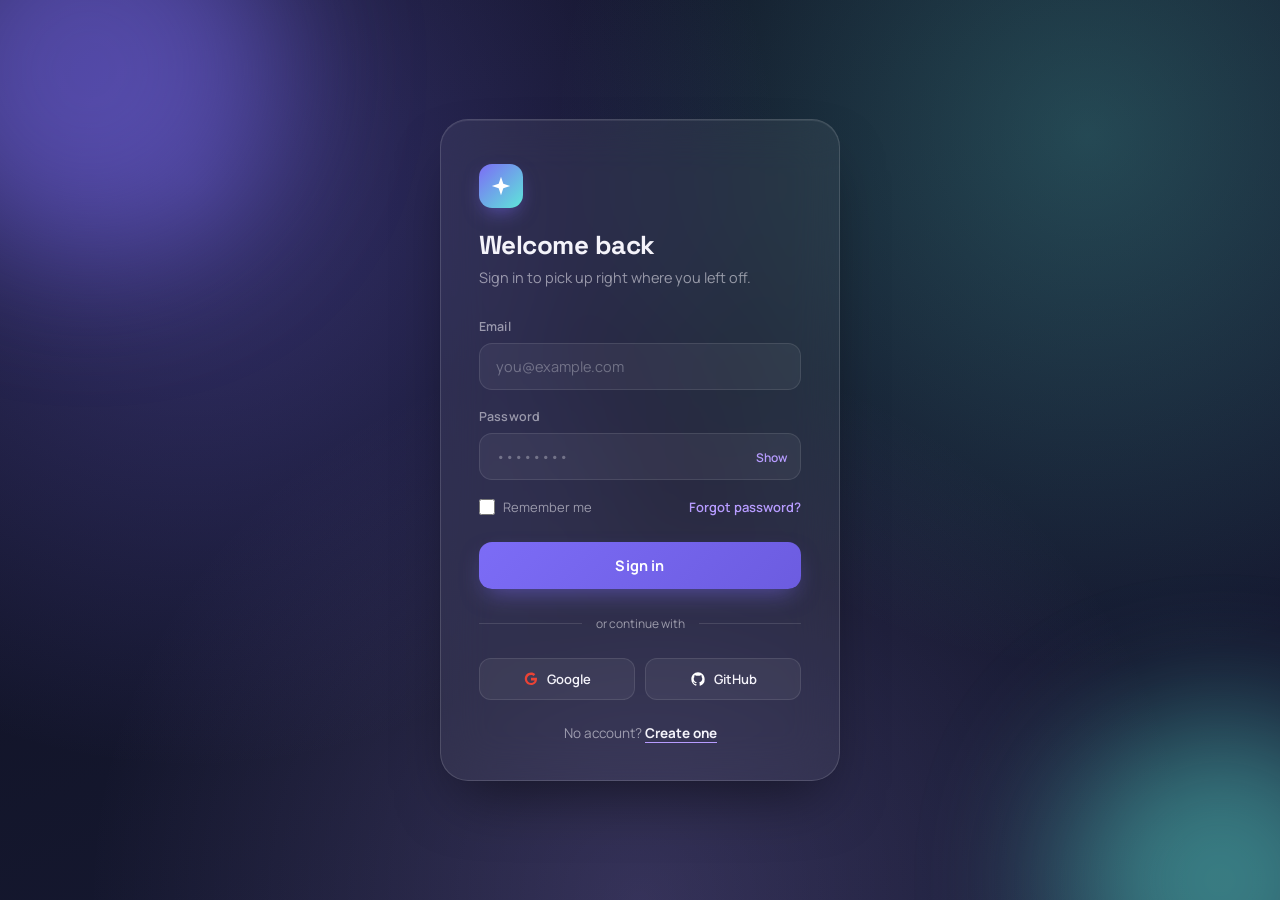
<file: Login.html>
<!DOCTYPE html>
<html lang="en">

<head>
    <meta charset="UTF-8">
    <meta
        name="viewport"
        content="width=device-width, initial-scale=1.0"
    >

    <title>Sign in</title>

    <link
        rel="stylesheet"
        href="style.css"
    >
</head>

<body>

    <div class="orb orb-1"></div>
    <div class="orb orb-2"></div>


    <div class="card">

        <!-- LOGO -->
        <div class="logo">

            <svg
                viewBox="0 0 24 24"
                fill="none"
                xmlns="http://www.w3.org/2000/svg"
            >
                <path
                    d="M12 2L14.5 9.5L22 12L14.5 14.5L12 22L9.5 14.5L2 12L9.5 9.5L12 2Z"
                    fill="white"
                />
            </svg>

        </div>


        <!-- TITLE -->
        <h1>Welcome back</h1>

        <p class="sub">
            Sign in to pick up right where you left off.
        </p>


        <!-- STATUS MESSAGE -->
        <div
            class="status-banner"
            id="statusBanner"
            role="alert"
        ></div>


        <!-- LOGIN FORM -->
        <form
            id="loginForm"
            novalidate
        >

            <!-- EMAIL -->
            <div
                class="field"
                id="emailField"
            >

                <label for="email">
                    Email
                </label>

                <div class="field-input">

                    <input
                        type="email"
                        id="email"
                        name="email"
                        placeholder="you@example.com"
                        autocomplete="username"
                        required
                    >

                </div>

                <div
                    class="error-msg"
                    id="emailError"
                >
                    Enter a valid email address.
                </div>

            </div>


            <!-- PASSWORD -->
            <div
                class="field"
                id="pwField"
            >

                <label for="password">
                    Password
                </label>

                <div class="field-input">

                    <input
                        type="password"
                        id="password"
                        name="password"
                        placeholder="••••••••"
                        autocomplete="current-password"
                        minlength="8"
                        required
                    >

                    <button
                        type="button"
                        class="toggle-pw"
                        id="togglePw"
                    >
                        Show
                    </button>

                </div>

                <div
                    class="error-msg"
                    id="pwError"
                >
                    Password must be at least 8 characters.
                </div>

            </div>


            <!-- REMEMBER / FORGOT -->
            <div class="row-between">

                <label class="remember">

                    <input
                        type="checkbox"
                        id="remember"
                    >

                    Remember me

                </label>

                <a href="#">
                    Forgot password?
                </a>

            </div>


            <!-- SIGN IN -->
            <button
                type="submit"
                class="submit-btn"
                id="signInBtn"
            >
                Sign in
            </button>

        </form>


        <!-- DIVIDER -->
        <div class="divider">
            <span>or continue with</span>
        </div>


        <!-- SOCIAL LOGIN -->
        <div class="social-row">

            <button
                type="button"
                class="social-btn"
                id="googleBtn"
            >

                <svg viewBox="0 0 24 24">
                    <path
                        fill="#EA4335"
                        d="M12 10.2v3.9h5.5c-.24 1.3-1.7 3.8-5.5 3.8-3.3 0-6-2.7-6-6s2.7-6 6-6c1.9 0 3.1.8 3.85 1.5l2.6-2.5C16.9 3.4 14.7 2.4 12 2.4 6.9 2.4 2.7 6.6 2.7 11.7s4.2 9.3 9.3 9.3c5.4 0 9-3.8 9-9.1 0-.6-.07-1.1-.15-1.7H12z"
                    />
                </svg>

                Google

            </button>


            <button
                type="button"
                class="social-btn"
                id="githubBtn"
            >

                <svg
                    viewBox="0 0 24 24"
                    fill="white"
                >

                    <path
                        d="M12 2C6.48 2 2 6.58 2 12.25c0 4.53 2.87 8.37 6.84 9.73.5.1.68-.22.68-.5 0-.24-.01-1.04-.01-1.89-2.78.62-3.37-1.21-3.37-1.21-.46-1.19-1.11-1.51-1.11-1.51-.91-.63.07-.62.07-.62 1 .07 1.53 1.05 1.53 1.05.89 1.56 2.34 1.11 2.91.85.09-.66.35-1.11.63-1.37-2.22-.26-4.56-1.14-4.56-5.06 0-1.12.39-2.03 1.03-2.75-.1-.26-.45-1.31.1-2.72 0 0 .84-.28 2.75 1.05a9.3 9.3 0 0 1 5 0c1.91-1.33 2.75-1.05 2.75-1.05.55 1.41.2 2.46.1 2.72.64.72 1.03 1.63 1.03 2.75 0 3.93-2.34 4.79-4.57 5.05.36.32.68.94.68 1.9 0 1.37-.01 2.47-.01 2.81 0 .28.18.6.69.5A10.02 10.02 0 0 0 22 12.25C22 6.58 17.52 2 12 2z"
                    />

                </svg>

                GitHub

            </button>

        </div>


        <!-- CREATE ACCOUNT -->
        <p class="alt-action">

            No account?

            <a href="#">
                Create one
            </a>

        </p>

    </div>


    <!-- IMPORTANT:
script.js must be in the SAME folder
as this login.html file.
    -->

    <script src="script.js"></script>

</body>

</html>
</file>
<file: style.css>
@import url('https://fonts.googleapis.com/css2?family=Manrope:wght@400;500;600;700;800&family=Space+Grotesk:wght@500;600;700&display=swap');

/* =========================================================
   ROOT VARIABLES
========================================================= */

:root {
  --bg-1: #0E1020;
  --bg-2: #171A34;
  --bg-3: #0B0D1A;

  --violet: #7C6CF6;
  --violet-2: #B79CFF;
  --violet-dark: #6550E8;

  --cyan: #5EE7D9;

  --paper: #F4F3FA;
  --white: #FFFFFF;

  --muted: rgba(244, 243, 250, 0.55);
  --muted-light: rgba(244, 243, 250, 0.72);
  --muted-dark: rgba(244, 243, 250, 0.35);

  --card: rgba(255, 255, 255, 0.06);
  --card-hover: rgba(255, 255, 255, 0.075);
  --card-border: rgba(255, 255, 255, 0.14);

  --error: #FF7A7A;
  --success: #5EE7D9;

  --display: 'Space Grotesk', sans-serif;
  --body: 'Manrope', sans-serif;

  --radius-sm: 10px;
  --radius-md: 13px;
  --radius-lg: 18px;
  --radius-xl: 28px;

  --shadow-card:
    0 30px 60px -20px rgba(0, 0, 0, 0.5),
    inset 0 1px 0 rgba(255, 255, 255, 0.08);

  --transition-fast: 0.15s ease;
  --transition: 0.2s ease;
}


/* =========================================================
   RESET
========================================================= */

*,
*::before,
*::after {
  box-sizing: border-box;
}

html {
  scroll-behavior: smooth;
  -webkit-text-size-adjust: 100%;
}

body {
  margin: 0;
  min-height: 100vh;
  font-family: var(--body);
  color: var(--paper);
}

button,
input,
select,
textarea {
  font: inherit;
}

button {
  -webkit-tap-highlight-color: transparent;
}

img,
svg {
  max-width: 100%;
}

a {
  color: inherit;
}

::selection {
  background: rgba(124, 108, 246, 0.35);
  color: white;
}


/* =========================================================
   LOGIN BODY
========================================================= */

body:not(.dashboard-page) {
  min-height: 100vh;

  display: flex;
  align-items: center;
  justify-content: center;

  padding: 24px;

  position: relative;
  overflow-x: hidden;

  background:
    radial-gradient(
      circle at 15% 20%,
      rgba(124, 108, 246, 0.35),
      transparent 45%
    ),
    radial-gradient(
      circle at 85% 15%,
      rgba(94, 231, 217, 0.25),
      transparent 40%
    ),
    radial-gradient(
      circle at 50% 100%,
      rgba(183, 156, 255, 0.20),
      transparent 50%
    ),
    linear-gradient(
      160deg,
      var(--bg-1),
      var(--bg-2)
    );
}


/* =========================================================
   BACKGROUND ORBS
========================================================= */

.orb {
  position: fixed;

  border-radius: 50%;

  filter: blur(70px);

  opacity: 0.5;

  pointer-events: none;

  z-index: 0;

  will-change: transform;
}

.orb-1 {
  width: 380px;
  height: 380px;

  background: var(--violet);

  top: -120px;
  left: -100px;

  animation: float1 12s ease-in-out infinite;
}

.orb-2 {
  width: 320px;
  height: 320px;

  background: var(--cyan);

  bottom: -140px;
  right: -100px;

  animation: float2 14s ease-in-out infinite;
}

@keyframes float1 {
  0%,
  100% {
    transform: translate3d(0, 0, 0);
  }

  50% {
    transform: translate3d(40px, 30px, 0);
  }
}

@keyframes float2 {
  0%,
  100% {
    transform: translate3d(0, 0, 0);
  }

  50% {
    transform: translate3d(-30px, -25px, 0);
  }
}


/* =========================================================
   LOGIN CARD
========================================================= */

.card {
  position: relative;
  z-index: 1;

  width: 100%;
  max-width: 400px;

  padding: 44px 38px 38px;

  background: var(--card);

  border: 1px solid var(--card-border);

  border-radius: var(--radius-xl);

  backdrop-filter: blur(24px);
  -webkit-backdrop-filter: blur(24px);

  box-shadow: var(--shadow-card);

  animation:
    rise 0.6s cubic-bezier(0.22, 1, 0.36, 1) both;
}

@keyframes rise {
  from {
    opacity: 0;
    transform: translateY(18px);
  }

  to {
    opacity: 1;
    transform: translateY(0);
  }
}


/* =========================================================
   LOGIN LOGO
========================================================= */

.logo {
  width: 44px;
  height: 44px;

  display: flex;
  align-items: center;
  justify-content: center;

  margin-bottom: 22px;

  border-radius: 13px;

  background:
    linear-gradient(
      135deg,
      var(--violet),
      var(--cyan)
    );

  box-shadow:
    0 8px 20px -6px
    rgba(124, 108, 246, 0.6);
}

.logo svg {
  width: 22px;
  height: 22px;
}


/* =========================================================
   LOGIN TYPOGRAPHY
========================================================= */

h1 {
  margin: 0 0 6px;

  font-family: var(--display);
  font-weight: 700;
  font-size: 26px;
  line-height: 1.2;

  letter-spacing: -0.02em;
}

.sub {
  margin: 0 0 30px;

  color: var(--muted);

  font-size: 14.5px;
  line-height: 1.5;
}


/* =========================================================
   STATUS MESSAGE
========================================================= */

.status-banner {
  display: none;

  margin-bottom: 22px;
  padding: 11px 14px;

  border: 1px solid rgba(94, 231, 217, 0.35);
  border-radius: 12px;

  background: rgba(94, 231, 217, 0.12);

  color: var(--cyan);

  font-size: 13px;
  line-height: 1.5;
}

.status-banner.show {
  display: block;
}


/* =========================================================
   LOGIN FIELDS
========================================================= */

.field {
  margin-bottom: 18px;
}

.field label {
  display: block;

  margin-bottom: 8px;

  color: var(--muted);

  font-size: 12.5px;
  font-weight: 600;

  letter-spacing: 0.01em;
}

.field-input {
  position: relative;
}

.field input {
  width: 100%;

  padding: 13px 16px;

  border: 1.5px solid rgba(255, 255, 255, 0.1);
  border-radius: var(--radius-md);

  outline: none;

  background: rgba(255, 255, 255, 0.05);

  color: var(--paper);

  font-family: var(--body);
  font-size: 14.5px;

  transition:
    border-color var(--transition),
    background var(--transition),
    box-shadow var(--transition),
    transform var(--transition);
}

.field input::placeholder {
  color: rgba(244, 243, 250, 0.32);
}

.field input:hover {
  border-color: rgba(255, 255, 255, 0.17);
}

.field input:focus {
  border-color: var(--violet-2);

  background: rgba(255, 255, 255, 0.08);

  box-shadow:
    0 0 0 4px
    rgba(124, 108, 246, 0.18);
}

.field.error input {
  border-color: var(--error);

  box-shadow:
    0 0 0 4px
    rgba(255, 122, 122, 0.14);
}

.error-msg {
  display: none;

  margin-top: 7px;

  color: var(--error);

  font-size: 12px;
}

.field.error .error-msg {
  display: block;
}


/* =========================================================
   PASSWORD BUTTON
========================================================= */

.toggle-pw {
  position: absolute;

  top: 50%;
  right: 6px;

  transform: translateY(-50%);

  padding: 6px 8px;

  border: none;

  background: none;

  color: var(--violet-2);

  font-size: 12px;
  font-weight: 600;

  cursor: pointer;

  transition:
    color var(--transition),
    transform var(--transition);
}

.toggle-pw:hover {
  color: var(--cyan);
}

.toggle-pw:focus-visible {
  outline: 2px solid var(--violet-2);
  outline-offset: 2px;
  border-radius: 6px;
}


/* =========================================================
   LOGIN REMEMBER ROW
========================================================= */

.row-between {
  display: flex;
  align-items: center;
  justify-content: space-between;

  gap: 15px;

  margin-bottom: 26px;

  font-size: 13px;
}

.remember {
  display: flex;
  align-items: center;

  gap: 8px;

  color: var(--muted);

  cursor: pointer;
}

.remember input {
  width: 16px;
  height: 16px;

  margin: 0;

  accent-color: var(--violet);

  cursor: pointer;
}

.row-between a {
  color: var(--violet-2);

  font-weight: 600;

  text-decoration: none;

  transition: color var(--transition);
}

.row-between a:hover {
  color: var(--cyan);
}


/* =========================================================
   BUTTON BASE
========================================================= */

.submit-btn,
.primary-btn,
.add-btn,
.social-btn,
.signout-btn,
.nav-item,
.toggle-pw {
  -webkit-tap-highlight-color: transparent;
}

.submit-btn:focus-visible,
.primary-btn:focus-visible,
.add-btn:focus-visible,
.social-btn:focus-visible,
.signout-btn:focus-visible,
.nav-item:focus-visible {
  outline: 2px solid var(--violet-2);
  outline-offset: 3px;
}


/* =========================================================
   LOGIN SUBMIT BUTTON
========================================================= */

.submit-btn {
  width: 100%;

  padding: 14px;

  border: none;
  border-radius: var(--radius-md);

  background:
    linear-gradient(
      135deg,
      var(--violet),
      #6C5CE0
    );

  color: white;

  font-family: var(--body);
  font-size: 14.5px;
  font-weight: 700;

  letter-spacing: 0.01em;

  cursor: pointer;

  box-shadow:
    0 10px 24px -8px
    rgba(124, 108, 246, 0.55);

  transition:
    transform var(--transition-fast),
    box-shadow var(--transition),
    filter var(--transition);
}

.submit-btn:hover {
  filter: brightness(1.08);

  transform: translateY(-1px);

  box-shadow:
    0 14px 28px -8px
    rgba(124, 108, 246, 0.7);
}

.submit-btn:active {
  transform: translateY(0);
}


/* =========================================================
   SOCIAL LOGIN
========================================================= */

.divider {
  display: flex;
  align-items: center;

  gap: 14px;

  margin: 26px 0;
}

.divider::before,
.divider::after {
  content: "";

  flex: 1;

  height: 1px;

  background: rgba(255, 255, 255, 0.12);
}

.divider span {
  color: var(--muted);

  font-size: 12px;

  white-space: nowrap;
}

.social-row {
  display: flex;

  gap: 10px;

  margin-bottom: 24px;
}

.social-btn {
  flex: 1;

  display: flex;
  align-items: center;
  justify-content: center;

  gap: 8px;

  padding: 11px;

  border: 1.5px solid rgba(255, 255, 255, 0.1);
  border-radius: 12px;

  background: rgba(255, 255, 255, 0.05);

  color: var(--paper);

  font-size: 13px;
  font-weight: 600;

  cursor: pointer;

  transition:
    background var(--transition),
    border-color var(--transition),
    transform var(--transition);
}

.social-btn:hover {
  background: rgba(255, 255, 255, 0.09);

  border-color: rgba(255, 255, 255, 0.2);

  transform: translateY(-1px);
}

.social-btn:active {
  transform: translateY(0);
}

.social-btn svg {
  width: 16px;
  height: 16px;
}


/* =========================================================
   CREATE ACCOUNT
========================================================= */

.alt-action {
  margin: 0;

  color: var(--muted);

  font-size: 13.5px;

  text-align: center;
}

.alt-action a {
  color: var(--paper);

  font-weight: 700;

  text-decoration: none;

  border-bottom: 1.5px solid var(--violet-2);

  transition:
    color var(--transition),
    border-color var(--transition);
}

.alt-action a:hover {
  color: var(--violet-2);

  border-color: var(--cyan);
}


/* =========================================================
   DASHBOARD
========================================================= */

body.dashboard-page {
  display: block;

  min-height: 100vh;

  padding: 0;

  overflow-x: hidden;

  background: var(--bg-3);
}


/* =========================================================
   DASHBOARD LAYOUT
========================================================= */

.dashboard-layout {
  width: 100%;
  min-height: 100vh;

  display: flex;

  background:
    radial-gradient(
      circle at 85% 90%,
      rgba(94, 231, 217, 0.10),
      transparent 35%
    ),
    radial-gradient(
      circle at 20% 10%,
      rgba(124, 108, 246, 0.12),
      transparent 35%
    ),
    #0B0D1A;
}


/* =========================================================
   SIDEBAR
========================================================= */

.sidebar {
  position: sticky;

  top: 0;

  width: 270px;
  min-width: 270px;
  height: 100vh;
  min-height: 100vh;

  display: flex;
  flex-direction: column;

  padding: 28px 18px 20px;

  background: rgba(11, 13, 28, 0.94);

  border-right: 1px solid rgba(255, 255, 255, 0.08);

  backdrop-filter: blur(20px);
  -webkit-backdrop-filter: blur(20px);

  z-index: 10;
}


/* =========================================================
   SIDEBAR BRAND
========================================================= */

.sidebar-brand {
  display: flex;
  align-items: center;

  gap: 12px;

  padding: 0 12px 28px;
}

.sidebar-brand .logo {
  width: 46px;
  height: 46px;

  margin: 0;

  flex-shrink: 0;
}

.brand-title {
  color: white;

  font-family: var(--display);

  font-size: 18px;
  font-weight: 700;
}

.brand-subtitle {
  margin-top: 2px;

  color: var(--muted);

  font-size: 11px;
}


/* =========================================================
   WORKSPACE LABEL
========================================================= */

.sidebar-label {
  padding: 0 14px 10px;

  color: var(--muted-dark);

  font-size: 11px;
  font-weight: 700;

  letter-spacing: 0.15em;

  text-transform: uppercase;
}


/* =========================================================
   SIDEBAR NAVIGATION
========================================================= */

.sidebar-nav {
  display: flex;
  flex-direction: column;

  gap: 5px;
}

.nav-item {
  width: 100%;

  display: flex;
  align-items: center;

  gap: 13px;

  padding: 13px 14px;

  border: none;
  border-radius: 13px;

  background: transparent;

  color: rgba(244, 243, 250, 0.60);

  font-family: var(--body);
  font-size: 15px;

  cursor: pointer;

  text-align: left;

  transition:
    background var(--transition),
    color var(--transition),
    transform var(--transition);
}

.nav-item:hover {
  background: rgba(124, 108, 246, 0.10);

  color: white;

  transform: translateX(2px);
}

.nav-item.active {
  background: rgba(124, 108, 246, 0.17);

  color: white;

  box-shadow:
    inset 3px 0 0 var(--violet);
}

.nav-item-icon {
  width: 22px;

  flex-shrink: 0;

  font-size: 17px;

  text-align: center;
}


/* =========================================================
   SIDEBAR USER
========================================================= */

.sidebar-user {
  margin-top: auto;

  padding: 14px;

  border: 1px solid rgba(255, 255, 255, 0.08);
  border-radius: 15px;

  background: rgba(255, 255, 255, 0.035);
}

.sidebar-user-name {
  color: white;

  font-size: 13px;
  font-weight: 700;
}

.sidebar-user-email {
  margin-top: 3px;

  overflow: hidden;

  color: var(--muted);

  font-size: 11px;

  text-overflow: ellipsis;

  white-space: nowrap;
}

.signout-btn {
  width: 100%;

  margin-top: 10px;

  padding: 10px;

  border: 1px solid rgba(255, 255, 255, 0.08);
  border-radius: 10px;

  background: transparent;

  color: rgba(244, 243, 250, 0.65);

  cursor: pointer;

  transition:
    color var(--transition),
    background var(--transition),
    border-color var(--transition);
}

.signout-btn:hover {
  color: white;

  background: rgba(255, 255, 255, 0.06);

  border-color: rgba(255, 255, 255, 0.15);
}


/* =========================================================
   DASHBOARD MAIN
========================================================= */

.dashboard-main {
  flex: 1;

  min-width: 0;

  padding: 34px;

  overflow-x: hidden;
}


/* =========================================================
   DASHBOARD HEADER
========================================================= */

.dashboard-header {
  display: flex;
  align-items: flex-start;
  justify-content: space-between;

  gap: 20px;

  margin-bottom: 30px;
}

.dashboard-header h1 {
  margin: 0 0 7px;

  color: white;

  font-family: var(--display);

  font-size: 30px;
  line-height: 1.2;
}

.dashboard-header p {
  margin: 0;

  color: var(--muted);

  font-size: 14px;
}

.header-actions {
  display: flex;
  align-items: center;

  gap: 10px;
}

.date-badge {
  padding: 12px 15px;

  border: 1px solid rgba(255, 255, 255, 0.08);
  border-radius: 11px;

  background: rgba(255, 255, 255, 0.04);

  color: rgba(244, 243, 250, 0.65);

  font-size: 12px;

  white-space: nowrap;
}


/* =========================================================
   PRIMARY BUTTON
========================================================= */

.primary-btn {
  border: none;
  border-radius: 11px;

  padding: 12px 17px;

  background:
    linear-gradient(
      135deg,
      var(--violet),
      var(--violet-dark)
    );

  color: white;

  font-size: 13px;
  font-weight: 700;

  cursor: pointer;

  box-shadow:
    0 10px 25px -10px
    rgba(124, 108, 246, 0.7);

  transition:
    transform var(--transition),
    filter var(--transition),
    box-shadow var(--transition);
}

.primary-btn:hover {
  transform: translateY(-1px);

  filter: brightness(1.08);

  box-shadow:
    0 14px 30px -10px
    rgba(124, 108, 246, 0.75);
}


/* =========================================================
   STAT CARDS
========================================================= */

.stats-grid {
  display: grid;

  grid-template-columns:
    repeat(4, minmax(0, 1fr));

  gap: 15px;

  margin-bottom: 22px;
}

.stat-card {
  min-width: 0;

  padding: 20px;

  border: 1px solid rgba(255, 255, 255, 0.09);
  border-radius: 17px;

  background:
    linear-gradient(
      145deg,
      rgba(255, 255, 255, 0.065),
      rgba(255, 255, 255, 0.025)
    );

  box-shadow:
    inset 0 1px 0
    rgba(255, 255, 255, 0.04);

  transition:
    transform var(--transition),
    border-color var(--transition),
    background var(--transition);
}

.stat-card:hover {
  transform: translateY(-2px);

  border-color: rgba(124, 108, 246, 0.22);

  background:
    linear-gradient(
      145deg,
      rgba(255, 255, 255, 0.075),
      rgba(255, 255, 255, 0.03)
    );
}

.stat-top {
  display: flex;
  align-items: center;
  justify-content: space-between;

  margin-bottom: 20px;
}

.stat-label {
  color: var(--muted);

  font-size: 12px;
}

.stat-icon {
  width: 34px;
  height: 34px;

  display: flex;
  align-items: center;
  justify-content: center;

  border-radius: 10px;

  background: rgba(124, 108, 246, 0.14);

  color: var(--violet-2);
}

.stat-value {
  color: white;

  font-family: var(--display);

  font-size: 28px;
  font-weight: 700;
  line-height: 1.1;
}

.stat-description {
  margin-top: 7px;

  color: rgba(244, 243, 250, 0.38);

  font-size: 11px;
}


/* =========================================================
   CONTENT GRID
========================================================= */

.dashboard-grid {
  display: grid;

  grid-template-columns:
    minmax(0, 2fr)
    minmax(280px, 1fr);

  gap: 20px;
}


/* =========================================================
   CONTENT CARDS
========================================================= */

.dashboard-card,
.data-card {
  min-width: 0;

  overflow: hidden;

  border: 1px solid rgba(255, 255, 255, 0.09);
  border-radius: 18px;

  background:
    linear-gradient(
      145deg,
      rgba(255, 255, 255, 0.055),
      rgba(255, 255, 255, 0.025)
    );

  box-shadow:
    inset 0 1px 0
    rgba(255, 255, 255, 0.03);
}

.card-header,
.section-header {
  display: flex;
  align-items: center;
  justify-content: space-between;

  gap: 15px;

  padding: 20px;

  border-bottom: 1px solid rgba(255, 255, 255, 0.07);
}

.card-header h2,
.section-header h2 {
  margin: 0 0 5px;

  color: white;

  font-family: var(--display);

  font-size: 16px;
}

.card-header p,
.section-header p {
  margin: 0;

  color: var(--muted);

  font-size: 11px;
}


/* =========================================================
   TABLE
========================================================= */

.data-card,
.dashboard-card {
  overflow-x: auto;
}

.data-card table,
.dashboard-card table {
  width: 100%;

  border-collapse: collapse;
}

.data-card th,
.data-card td,
.dashboard-card th,
.dashboard-card td {
  padding: 15px 18px;

  border-bottom: 1px solid rgba(255, 255, 255, 0.055);

  text-align: left;

  white-space: nowrap;
}

.data-card th,
.dashboard-card th {
  color: rgba(244, 243, 250, 0.38);

  font-size: 10px;
  font-weight: 600;

  letter-spacing: 0.09em;

  text-transform: uppercase;
}

.data-card td,
.dashboard-card td {
  color: rgba(244, 243, 250, 0.82);

  font-size: 12px;
}

.data-card tbody tr,
.dashboard-card tbody tr {
  transition: background var(--transition);
}

.data-card tbody tr:hover,
.dashboard-card tbody tr:hover {
  background: rgba(255, 255, 255, 0.025);
}

.data-card tbody tr:last-child td,
.dashboard-card tbody tr:last-child td {
  border-bottom: none;
}


/* =========================================================
   PAGE SECTIONS
========================================================= */

.page-section {
  display: none;

  animation:
    dashboardFade 0.25s ease;
}

.page-section.active-section {
  display: block;
}

@keyframes dashboardFade {
  from {
    opacity: 0;

    transform: translateY(5px);
  }

  to {
    opacity: 1;

    transform: translateY(0);
  }
}


/* =========================================================
   SECTION PAGE TITLE
========================================================= */

.page-title {
  margin-bottom: 25px;
}

.page-title h1 {
  margin: 0 0 7px;

  color: white;

  font-family: var(--display);

  font-size: 28px;
  line-height: 1.2;
}

.page-title p {
  margin: 0;

  color: var(--muted);

  font-size: 13px;
}


/* =========================================================
   ADD BUTTON
========================================================= */

.add-btn {
  border: none;
  border-radius: 10px;

  padding: 10px 15px;

  background:
    linear-gradient(
      135deg,
      var(--violet),
      var(--violet-dark)
    );

  color: white;

  font-size: 12px;
  font-weight: 700;

  cursor: pointer;

  transition:
    transform var(--transition),
    filter var(--transition);
}

.add-btn:hover {
  transform: translateY(-1px);

  filter: brightness(1.08);
}


/* =========================================================
   STATUS BADGE
========================================================= */

.status-badge {
  display: inline-flex;
  align-items: center;

  padding: 5px 9px;

  border-radius: 20px;

  background: rgba(94, 231, 217, 0.10);

  color: var(--cyan);

  font-size: 10px;
  font-weight: 700;

  white-space: nowrap;
}


/* =========================================================
   EMPTY STATE
========================================================= */

.empty-state {
  padding: 45px 20px;

  color: var(--muted);

  text-align: center;
}

.empty-state-icon {
  margin-bottom: 12px;

  opacity: 0.5;

  font-size: 30px;
}

.empty-state h3 {
  margin: 0 0 5px;

  color: white;

  font-family: var(--display);

  font-size: 16px;
}

.empty-state p {
  margin: 0;

  font-size: 12px;
}


/* =========================================================
   AUTOFILL
========================================================= */

.field input:-webkit-autofill,
.field input:-webkit-autofill:hover,
.field input:-webkit-autofill:focus {
  -webkit-text-fill-color: var(--paper);

  -webkit-box-shadow:
    0 0 0 1000px rgba(255, 255, 255, 0.06) inset;

  transition:
    background-color 9999s ease-in-out 0s;
}


/* =========================================================
   RESPONSIVE — TABLET
========================================================= */

@media (max-width: 1100px) {

  .sidebar {
    width: 230px;
    min-width: 230px;
  }

  .dashboard-main {
    padding: 25px;
  }

  .stats-grid {
    grid-template-columns:
      repeat(2, minmax(0, 1fr));
  }

}


/* =========================================================
   RESPONSIVE — MOBILE NAVIGATION
========================================================= */

@media (max-width: 800px) {

  body.dashboard-page {
    display: block;
  }

  .dashboard-layout {
    display: block;
  }

  .sidebar {
    position: relative;

    width: 100%;
    min-width: 0;
    height: auto;
    min-height: auto;

    padding: 18px;

    border-right: none;
    border-bottom: 1px solid rgba(255, 255, 255, 0.08);
  }

  .sidebar-brand {
    padding-bottom: 18px;
  }

  .sidebar-nav {
    flex-direction: row;

    overflow-x: auto;

    gap: 6px;

    padding-bottom: 4px;

    scrollbar-width: none;
  }

  .sidebar-nav::-webkit-scrollbar {
    display: none;
  }

  .nav-item {
    width: auto;

    min-width: max-content;

    white-space: nowrap;
  }

  .sidebar-user {
    display: none;
  }

  .dashboard-main {
    padding: 20px;
  }

  .dashboard-grid {
    grid-template-columns: 1fr;
  }

}


/* =========================================================
   RESPONSIVE — SMALL MOBILE
========================================================= */

@media (max-width: 600px) {

  body:not(.dashboard-page) {
    align-items: flex-start;

    padding:
      18px
      14px;
  }

  .card {
    max-width: 100%;

    padding:
      32px
      22px
      28px;

    border-radius: 22px;
  }

  .dashboard-header {
    flex-direction: column;

    margin-bottom: 22px;
  }

  .dashboard-header h1 {
    font-size: 26px;
  }

  .header-actions {
    width: 100%;
  }

  .header-actions .primary-btn {
    flex: 1;
  }

  .date-badge {
    flex: 1;

    text-align: center;
  }

  .stats-grid {
    grid-template-columns: 1fr;

    gap: 12px;
  }

  .dashboard-main {
    padding: 16px;
  }

  .card-header,
  .section-header {
    align-items: flex-start;

    flex-direction: column;
  }

  .data-card table,
  .dashboard-card table {
    min-width: 650px;
  }

  .page-title h1 {
    font-size: 25px;
  }

}


/* =========================================================
   RESPONSIVE — VERY SMALL DEVICES
========================================================= */

@media (max-width: 440px) {

  .card {
    padding:
      30px
      20px
      26px;

    border-radius: 20px;
  }

  .logo {
    width: 42px;
    height: 42px;
  }

  h1 {
    font-size: 24px;
  }

  .sub {
    font-size: 13.5px;

    margin-bottom: 25px;
  }

  .row-between {
    align-items: flex-start;

    flex-direction: column;

    gap: 12px;
  }

  .social-row {
    flex-direction: column;
  }

  .social-btn {
    width: 100%;
  }

  .orb-1 {
    width: 260px;
    height: 260px;
  }

  .orb-2 {
    width: 220px;
    height: 220px;
  }

}


/* =========================================================
   TOUCH DEVICES
========================================================= */

@media (hover: none) {

  .stat-card:hover,
  .social-btn:hover,
  .primary-btn:hover,
  .add-btn:hover,
  .submit-btn:hover,
  .nav-item:hover {
    transform: none;

    filter: none;
  }

}


/* =========================================================
   REDUCED MOTION
========================================================= */

@media (prefers-reduced-motion: reduce) {

  html {
    scroll-behavior: auto;
  }

  *,
  *::before,
  *::after {
    animation: none !important;

    transition: none !important;
  }

}
</file>
